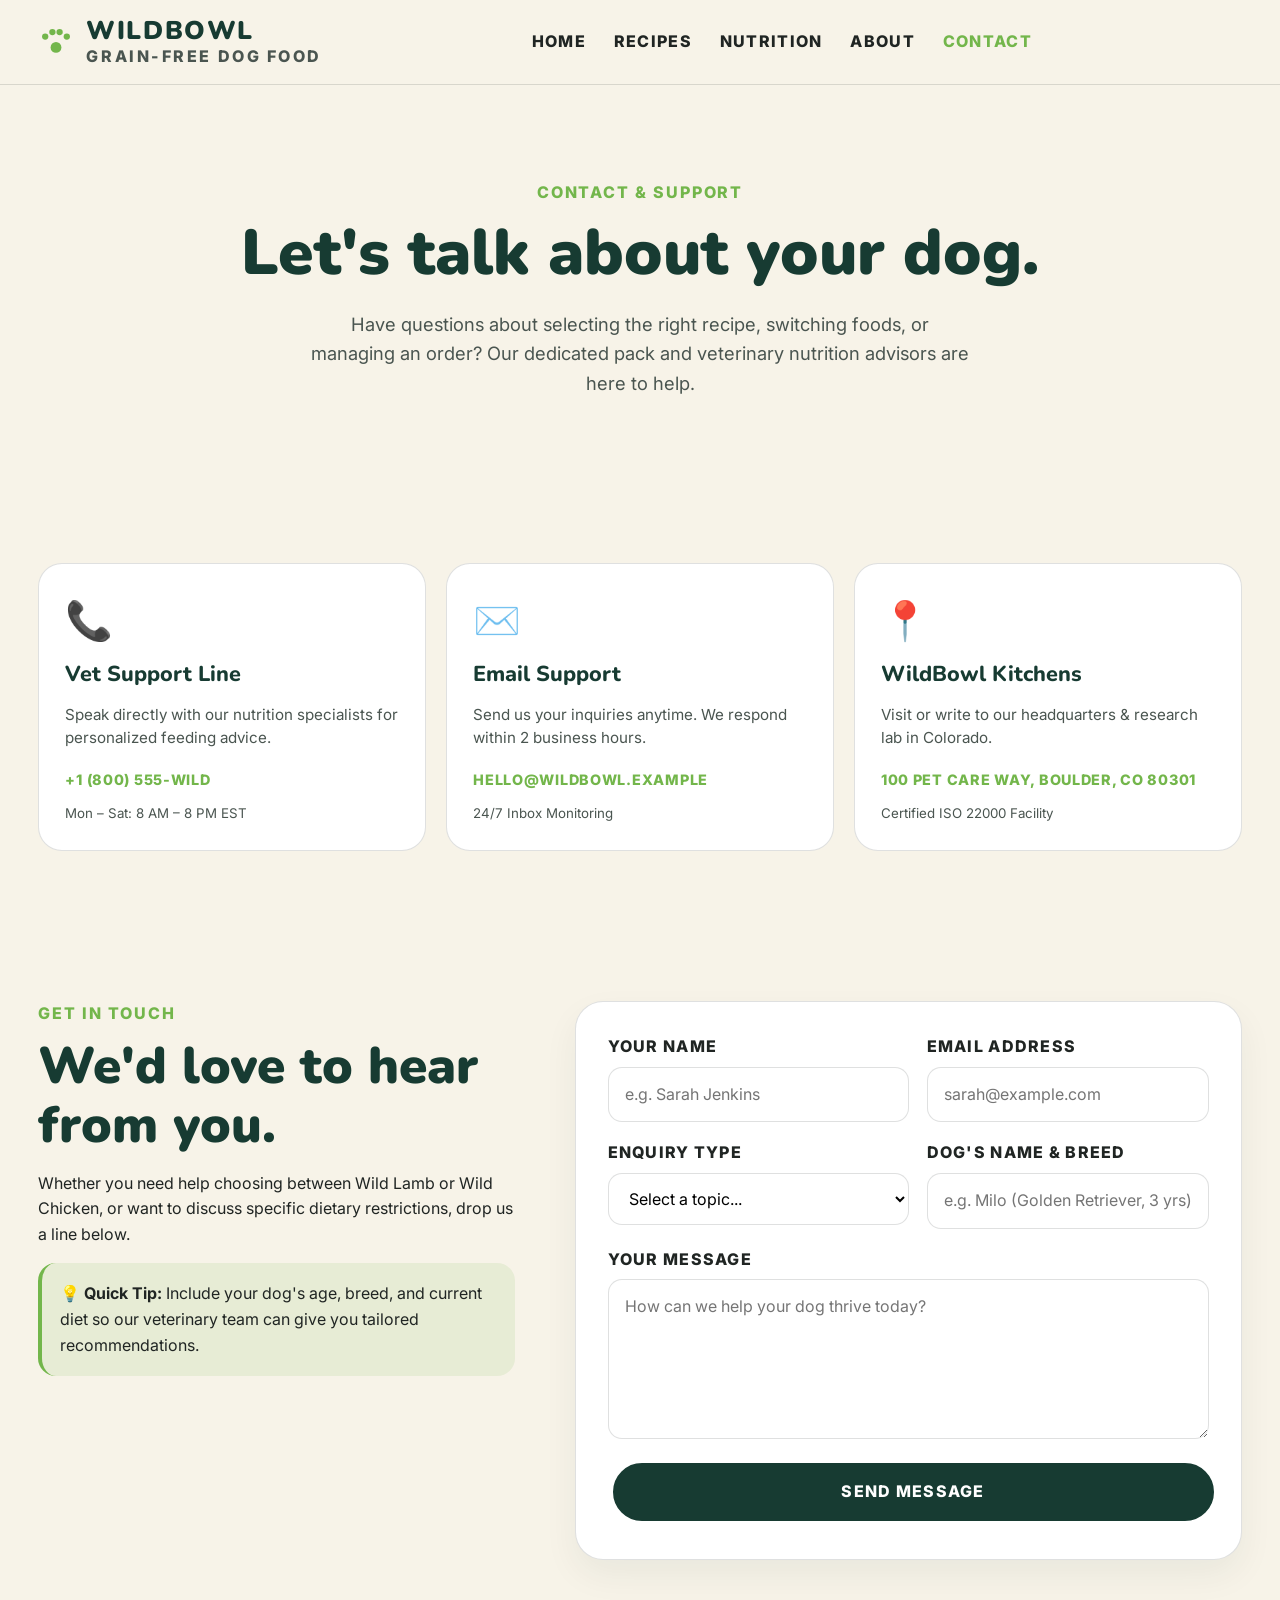
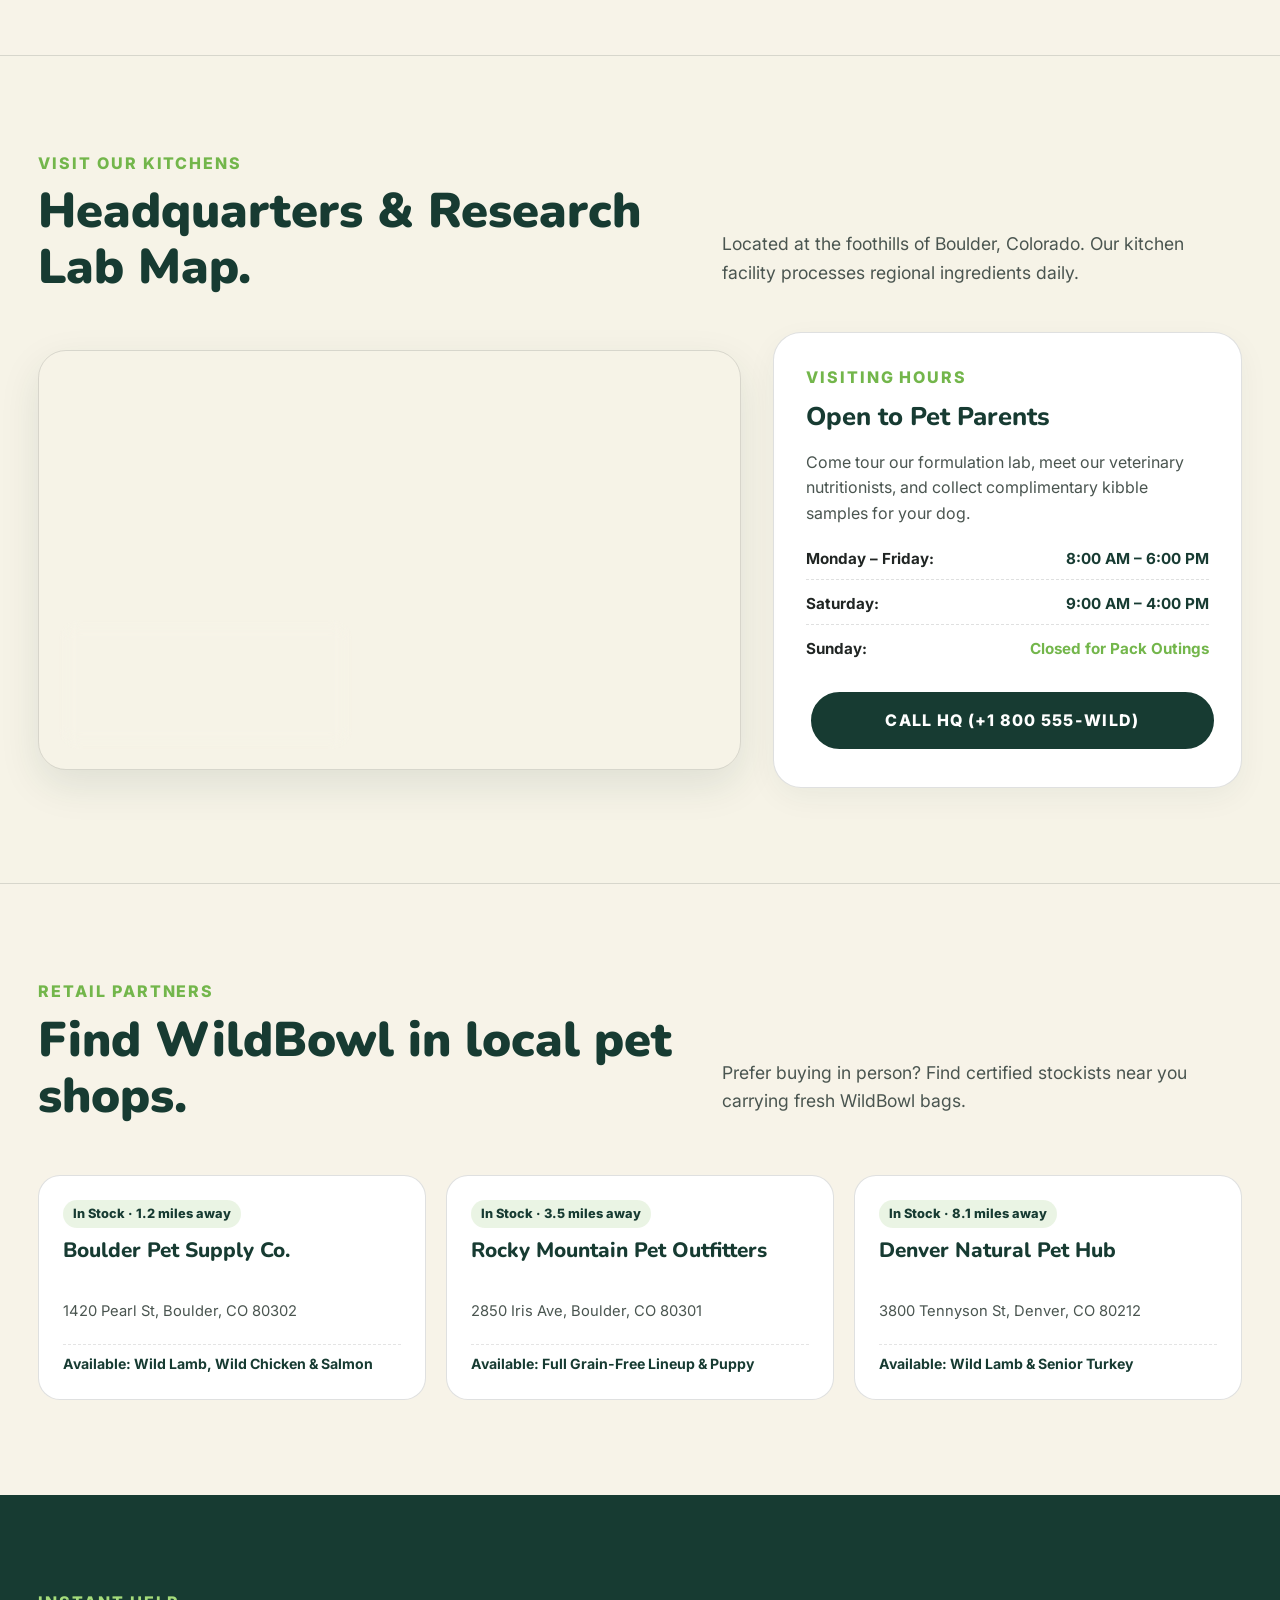
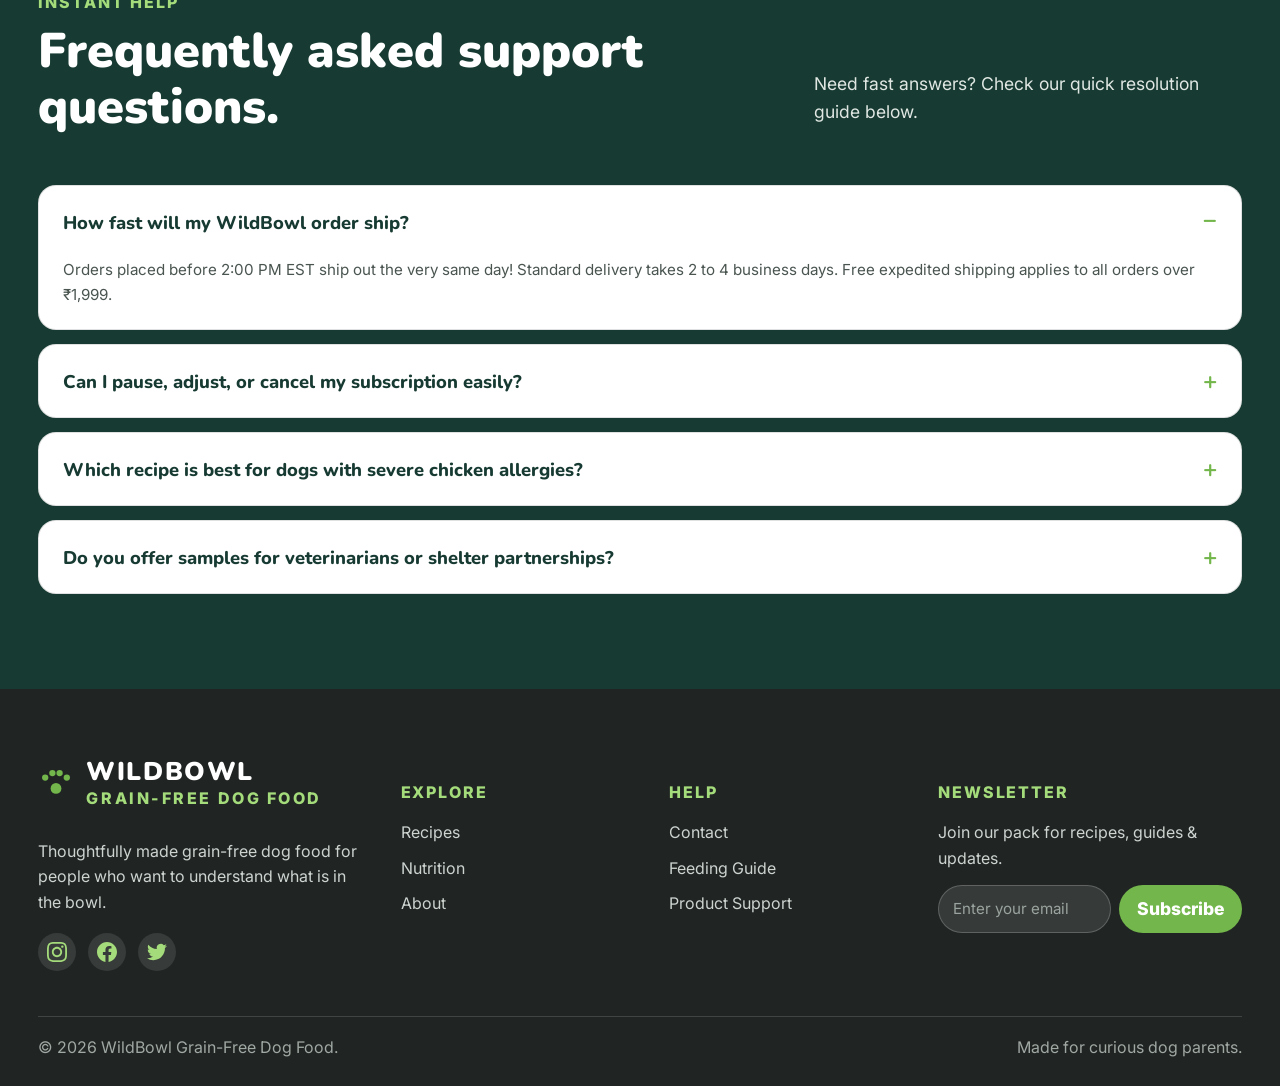
<file: contact.html>
<!doctype html>
<html lang="en">
<head>
  <meta charset="utf-8">
  <meta name="viewport" content="width=device-width,initial-scale=1">
  <meta name="description" content="Contact WildBowl. Find our Boulder CO Headquarters map, reach our veterinary support team, store locator, or manage your subscription.">
  <link rel="icon" type="image/svg+xml" href="images/favicon.svg">
  <link rel="alternate icon" href="images/favicon.svg">
  <link rel="apple-touch-icon" href="images/favicon.svg">
  <link rel="stylesheet" href="css/style.css">
</head>
<body>
  <header class="site-header">
    <div class="container nav">
      <a class="brand" href="index.html">
        <svg class="brand-paw" viewBox="0 0 40 40" width="36" height="36" fill="none" aria-hidden="true">
          <circle cx="8" cy="14" r="3.5" fill="currentColor"/>
          <circle cx="16" cy="9" r="3.5" fill="currentColor"/>
          <circle cx="24" cy="9" r="3.5" fill="currentColor"/>
          <circle cx="32" cy="14" r="3.5" fill="currentColor"/>
          <circle cx="20" cy="26" r="6" fill="currentColor"/>
        </svg>
        <span class="brand-text">
          <span class="brand-title">WILDBOWL</span>
          <small class="brand-sub">GRAIN-FREE DOG FOOD</small>
        </span>
      </a>
      <nav class="nav-center">
        <a href="index.html">Home</a>
        <a href="products.html">Recipes</a>
        <a href="nutrition.html">Nutrition</a>
        <a href="about.html">About</a>
        <a href="contact.html" class="active">Contact</a>
      </nav>
      <div class="nav-right">
        <button class="menu-toggle" aria-label="Toggle Navigation">☰</button>
      </div>
    </div>
  </header>

  <main>
    <!-- Page Hero -->
    <section class="page-hero">
      <div class="container">
        <div class="eyebrow">Contact & Support</div>
        <h1>Let's talk about your dog.</h1>
        <p>Have questions about selecting the right recipe, switching foods, or managing an order? Our dedicated pack and veterinary nutrition advisors are here to help.</p>
      </div>
    </section>

    <!-- Support Hub Cards -->
    <section class="section" style="padding-bottom: 20px;">
      <div class="container">
        <div class="contact-cards">
          <div class="contact-card">
            <div class="contact-icon">📞</div>
            <h3>Vet Support Line</h3>
            <p>Speak directly with our nutrition specialists for personalized feeding advice.</p>
            <span class="contact-link">+1 (800) 555-WILD</span>
            <small style="display:block; color:var(--muted); margin-top:4px;">Mon – Sat: 8 AM – 8 PM EST</small>
          </div>

          <div class="contact-card">
            <div class="contact-icon">✉️</div>
            <h3>Email Support</h3>
            <p>Send us your inquiries anytime. We respond within 2 business hours.</p>
            <a href="mailto:hello@wildbowl.example" class="contact-link">hello@wildbowl.example</a>
            <small style="display:block; color:var(--muted); margin-top:4px;">24/7 Inbox Monitoring</small>
          </div>

          <div class="contact-card">
            <div class="contact-icon">📍</div>
            <h3>WildBowl Kitchens</h3>
            <p>Visit or write to our headquarters & research lab in Colorado.</p>
            <span class="contact-link">100 Pet Care Way, Boulder, CO 80301</span>
            <small style="display:block; color:var(--muted); margin-top:4px;">Certified ISO 22000 Facility</small>
          </div>
        </div>
      </div>
    </section>

    <!-- Interactive Contact Form -->
    <section class="section">
      <div class="container about-grid" style="align-items: start;">
        <div>
          <div class="eyebrow">Get in touch</div>
          <h2>We'd love to hear from you.</h2>
          <p>Whether you need help choosing between Wild Lamb or Wild Chicken, or want to discuss specific dietary restrictions, drop us a line below.</p>
          <p style="background: rgba(115,182,75,0.12); padding: 18px; border-radius: 18px; border-left: 4px solid var(--green);">
            <strong>💡 Quick Tip:</strong> Include your dog's age, breed, and current diet so our veterinary team can give you tailored recommendations.
          </p>
        </div>

        <form class="form-grid" data-demo style="background: #fff; padding: 32px; border-radius: 28px; border: 1px solid var(--line); box-shadow: 0 15px 35px rgba(23,59,50,0.06);">
          <div class="field">
            <label>Your Name</label>
            <input required placeholder="e.g. Sarah Jenkins">
          </div>
          <div class="field">
            <label>Email Address</label>
            <input required type="email" placeholder="sarah@example.com">
          </div>
          <div class="field">
            <label>Enquiry Type</label>
            <select required>
              <option value="">Select a topic...</option>
              <option>Recipe & Ingredient Advice</option>
              <option>Sensitive Stomach & Allergy Help</option>
              <option>Order & Subscription Support</option>
              <option>Wholesale & Retail Inquiries</option>
              <option>Breeder / Vet Sample Requests</option>
            </select>
          </div>
          <div class="field">
            <label>Dog's Name & Breed</label>
            <input placeholder="e.g. Milo (Golden Retriever, 3 yrs)">
          </div>
          <div class="field full">
            <label>Your Message</label>
            <textarea required placeholder="How can we help your dog thrive today?"></textarea>
          </div>
          <div class="field full">
            <button type="submit" class="btn" style="width: 100%;">Send Message</button>
          </div>
        </form>
      </div>
    </section>

    <!-- NEW SECTION 1: PROPER GOOGLE MAP EMBED & HQ DETAILS -->
    <section class="section" id="location-map" style="background: rgba(247,243,232,0.6); border-top: 1px solid var(--line); border-bottom: 1px solid var(--line);">
      <div class="container">
        <div class="section-head" style="margin-bottom: 28px;">
          <div>
            <div class="eyebrow">Visit Our Kitchens</div>
            <h2>Headquarters & Research Lab Map.</h2>
          </div>
          <p>Located at the foothills of Boulder, Colorado. Our kitchen facility processes regional ingredients daily.</p>
        </div>

        <div class="map-section-grid">
          <div class="map-wrap">
            <iframe 
              src="https://www.google.com/maps/embed?pb=!1m18!1m12!1m3!1d97960.59620573934!2d-105.30869385623696!3d40.01502127202517!2m3!1f0!2f0!3f0!3m2!1i1024!2i768!4f13.1!3m3!1m2!1s0x876bec274f88bd03%3A0x64cf55a40a5a5d12!2sBoulder%2C%20CO!5e0!3m2!1sen!2sus!4v1700000000000!5m2!1sen!2sus" 
              loading="lazy" 
              referrerpolicy="no-referrer-when-downgrade" 
              title="WildBowl Boulder Colorado HQ Map">
            </iframe>
            <div class="map-badge-overlay">
              <h4>WildBowl HQ & Lab</h4>
              <p>100 Pet Care Way, Boulder, CO 80301</p>
              <a href="https://maps.google.com" target="_blank" rel="noopener" class="btn light" style="padding: 6px 14px; font-size: 0.8rem; margin: 0;">Get Directions 📍</a>
            </div>
          </div>

          <div style="background: #fff; padding: 32px; border-radius: 28px; border: 1px solid var(--line); box-shadow: 0 10px 30px rgba(23,59,50,0.05);">
            <div class="eyebrow">Visiting Hours</div>
            <h3 style="font: 800 1.6rem var(--display); color: var(--forest); margin: 8px 0 14px;">Open to Pet Parents</h3>
            <p style="color: var(--muted); margin-bottom: 20px;">Come tour our formulation lab, meet our veterinary nutritionists, and collect complimentary kibble samples for your dog.</p>
            
            <ul style="list-style: none; padding: 0; margin: 0 0 24px; display: flex; flex-direction: column; gap: 12px; font-weight: 700; font-size: 0.95rem;">
              <li style="display: flex; justify-content: space-between; border-bottom: 1px dashed var(--line); padding-bottom: 8px;">
                <span>Monday – Friday:</span>
                <span style="color: var(--forest);">8:00 AM – 6:00 PM</span>
              </li>
              <li style="display: flex; justify-content: space-between; border-bottom: 1px dashed var(--line); padding-bottom: 8px;">
                <span>Saturday:</span>
                <span style="color: var(--forest);">9:00 AM – 4:00 PM</span>
              </li>
              <li style="display: flex; justify-content: space-between;">
                <span>Sunday:</span>
                <span style="color: var(--green);">Closed for Pack Outings</span>
              </li>
            </ul>

            <a class="btn" href="tel:18005559453" style="width: 100%;">Call HQ (+1 800 555-WILD)</a>
          </div>
        </div>
      </div>
    </section>

    <!-- NEW SECTION 2: RETAIL STORE LOCATOR NEAR YOU -->
    <section class="section">
      <div class="container">
        <div class="section-head">
          <div>
            <div class="eyebrow">Retail Partners</div>
            <h2>Find WildBowl in local pet shops.</h2>
          </div>
          <p>Prefer buying in person? Find certified stockists near you carrying fresh WildBowl bags.</p>
        </div>

        <div class="store-grid">
          <div class="store-card">
            <span class="store-status">In Stock · 1.2 miles away</span>
            <h3 style="font: 800 1.3rem var(--display); color: var(--forest); margin: 0 0 6px;">Boulder Pet Supply Co.</h3>
            <p style="color: var(--muted); font-size: 0.92rem; margin: 0 0 12px;">1420 Pearl St, Boulder, CO 80302</p>
            <p style="font-size: 0.88rem; font-weight: 700; color: var(--forest);">Available: Wild Lamb, Wild Chicken & Salmon</p>
          </div>

          <div class="store-card">
            <span class="store-status">In Stock · 3.5 miles away</span>
            <h3 style="font: 800 1.3rem var(--display); color: var(--forest); margin: 0 0 6px;">Rocky Mountain Pet Outfitters</h3>
            <p style="color: var(--muted); font-size: 0.92rem; margin: 0 0 12px;">2850 Iris Ave, Boulder, CO 80301</p>
            <p style="font-size: 0.88rem; font-weight: 700; color: var(--forest);">Available: Full Grain-Free Lineup & Puppy</p>
          </div>

          <div class="store-card">
            <span class="store-status">In Stock · 8.1 miles away</span>
            <h3 style="font: 800 1.3rem var(--display); color: var(--forest); margin: 0 0 6px;">Denver Natural Pet Hub</h3>
            <p style="color: var(--muted); font-size: 0.92rem; margin: 0 0 12px;">3800 Tennyson St, Denver, CO 80212</p>
            <p style="font-size: 0.88rem; font-weight: 700; color: var(--forest);">Available: Wild Lamb & Senior Turkey</p>
          </div>
        </div>
      </div>
    </section>

    <!-- Quick FAQ Accordion on Contact Page -->
    <section class="section dark">
      <div class="container">
        <div class="section-head">
          <div>
            <div class="eyebrow">Instant Help</div>
            <h2>Frequently asked support questions.</h2>
          </div>
          <p>Need fast answers? Check our quick resolution guide below.</p>
        </div>

        <div class="faq-accordion">
          <div class="faq-item active">
            <button class="faq-question">How fast will my WildBowl order ship?</button>
            <div class="faq-answer">
              Orders placed before 2:00 PM EST ship out the very same day! Standard delivery takes 2 to 4 business days. Free expedited shipping applies to all orders over ₹1,999.
            </div>
          </div>
          <div class="faq-item">
            <button class="faq-question">Can I pause, adjust, or cancel my subscription easily?</button>
            <div class="faq-answer">
              Yes, 100%! You can modify delivery frequencies (every 2, 4, or 6 weeks), swap recipes, or skip shipments anytime through your online account portal with zero hidden fees.
            </div>
          </div>
          <div class="faq-item">
            <button class="faq-question">Which recipe is best for dogs with severe chicken allergies?</button>
            <div class="faq-answer">
              We highly recommend our <strong>Wild Lamb & Sweet Potato Recipe</strong> or <strong>Wild Salmon Feast</strong>. Both are 100% poultry-free, single-protein formulations crafted specifically to eliminate chicken allergens.
            </div>
          </div>
          <div class="faq-item">
            <button class="faq-question">Do you offer samples for veterinarians or shelter partnerships?</button>
            <div class="faq-answer">
              Yes! We partner actively with certified veterinary clinics, canine rescues, and breeders. Select "Breeder / Vet Sample Requests" in the contact form above to get trial packs sent to your practice.
            </div>
          </div>
        </div>
      </div>
    </section>
  </main>

  <footer class="footer">
    <div class="container">
      <div class="footer-grid">
        <div>
          <a class="brand" href="index.html">
            <svg class="brand-paw" viewBox="0 0 40 40" width="36" height="36" fill="none" aria-hidden="true">
              <circle cx="8" cy="14" r="3.5" fill="currentColor"/>
              <circle cx="16" cy="9" r="3.5" fill="currentColor"/>
              <circle cx="24" cy="9" r="3.5" fill="currentColor"/>
              <circle cx="32" cy="14" r="3.5" fill="currentColor"/>
              <circle cx="20" cy="26" r="6" fill="currentColor"/>
            </svg>
            <span class="brand-text">
              <span class="brand-title">WILDBOWL</span>
              <small class="brand-sub">GRAIN-FREE DOG FOOD</small>
            </span>
          </a>
          <p>Thoughtfully made grain-free dog food for people who want to understand what is in the bowl.</p>
          <div class="social-links">
            <a href="#" aria-label="Instagram"><svg viewBox="0 0 24 24" width="20" height="20" fill="currentColor"><path d="M12 2.163c3.204 0 3.584.012 4.85.07 3.252.148 4.771 1.691 4.919 4.919.058 1.265.069 1.645.069 4.849 0 3.205-.012 3.584-.069 4.849-.149 3.225-1.664 4.771-4.919 4.919-1.266.058-1.644.07-4.85.07-3.204 0-3.584-.012-4.849-.07-3.26-.149-4.771-1.699-4.919-4.92-.058-1.265-.07-1.644-.07-4.849 0-3.204.013-3.583.07-4.849.149-3.227 1.664-4.771 4.919-4.919 1.266-.057 1.645-.069 4.849-.069zm0-2.163c-3.259 0-3.667.014-4.947.072-4.358.2-6.78 2.618-6.98 6.98-.059 1.281-.073 1.689-.073 4.948 0 3.259.014 3.668.072 4.948.2 4.358 2.618 6.78 6.98 6.98 1.281.058 1.689.072 4.948.072 3.259 0 3.668-.014 4.948-.072 4.354-.2 6.782-2.618 6.979-6.98.059-1.28.073-1.689.073-4.948 0-3.259-.014-3.667-.072-4.947-.196-4.354-2.617-6.78-6.979-6.98-1.281-.059-1.69-.073-4.949-.073zm0 5.838c-3.403 0-6.162 2.759-6.162 6.162s2.759 6.163 6.162 6.163 6.162-2.759 6.162-6.163c0-3.403-2.759-6.162-6.162-6.162zm0 10.162c-2.209 0-4-1.79-4-4 0-2.209 1.791-4 4-4s4 1.791 4 4c0 2.21-1.791 4-4 4zm6.406-11.845c-.796 0-1.441.645-1.441 1.44s.645 1.44 1.441 1.44c.795 0 1.439-.645 1.439-1.44s-.644-1.44-1.439-1.44z"/></svg></a>
            <a href="#" aria-label="Facebook"><svg viewBox="0 0 24 24" width="20" height="20" fill="currentColor"><path d="M24 12.073c0-6.627-5.373-12-12-12s-12 5.373-12 12c0 5.99 4.388 10.954 10.125 11.854v-8.385H7.078v-3.47h3.047V9.43c0-3.007 1.792-4.669 4.533-4.669 1.312 0 2.686.235 2.686.235v2.953H15.83c-1.491 0-1.956.925-1.956 1.874v2.25h3.328l-.532 3.47h-2.796v8.385C19.612 23.027 24 18.062 24 12.073z"/></svg></a>
            <a href="#" aria-label="Twitter"><svg viewBox="0 0 24 24" width="20" height="20" fill="currentColor"><path d="M23.953 4.57a10 10 0 01-2.825.775 4.958 4.958 0 002.163-2.723c-.951.555-2.005.959-3.127 1.184a4.92 4.92 0 00-8.384 4.482C7.69 8.095 4.067 6.13 1.64 3.162a4.822 4.822 0 00-.666 2.475c0 1.71.87 3.213 2.188 4.096a4.904 4.904 0 01-2.228-.616v.06a4.923 4.923 0 003.946 4.827 4.996 4.996 0 01-2.212.085 4.936 4.936 0 004.604 3.417 9.867 9.867 0 01-6.102 2.105c-.39 0-.779-.023-1.17-.067a13.995 13.995 0 007.557 2.209c9.053 0 13.998-7.496 13.998-13.985 0-.21 0-.42-.015-.63A9.936 9.936 0 0024 4.59z"/></svg></a>
          </div>
        </div>
        <div>
          <h4>Explore</h4>
          <a href="products.html">Recipes</a>
          <a href="nutrition.html">Nutrition</a>
          <a href="about.html">About</a>
        </div>
        <div>
          <h4>Help</h4>
          <a href="contact.html">Contact</a>
          <a href="nutrition.html#guide">Feeding Guide</a>
          <a href="contact.html">Product Support</a>
        </div>
        <div>
          <h4>Newsletter</h4>
          <p class="footer-newsletter-text">Join our pack for recipes, guides & updates.</p>
          <form class="newsletter-form">
            <input type="email" placeholder="Enter your email" required aria-label="Email address">
            <button type="submit" aria-label="Subscribe">Subscribe</button>
          </form>
        </div>
      </div>
      <div class="copyright">
        <span>© 2026 WildBowl Grain-Free Dog Food.</span>
        <span>Made for curious dog parents.</span>
      </div>
    </div>
  </footer>

  <button id="back-to-top" class="back-to-top" aria-label="Back to top" title="Back to top">
    <svg viewBox="0 0 24 24" width="22" height="22" fill="none" stroke="currentColor" stroke-width="2.5" stroke-linecap="round" stroke-linejoin="round">
      <path d="M18 15l-6-6-6 6"/>
    </svg>
  </button>
  <div class="flash"></div>
  <script src="js/main.js"></script>
</body>
</html>
</file>
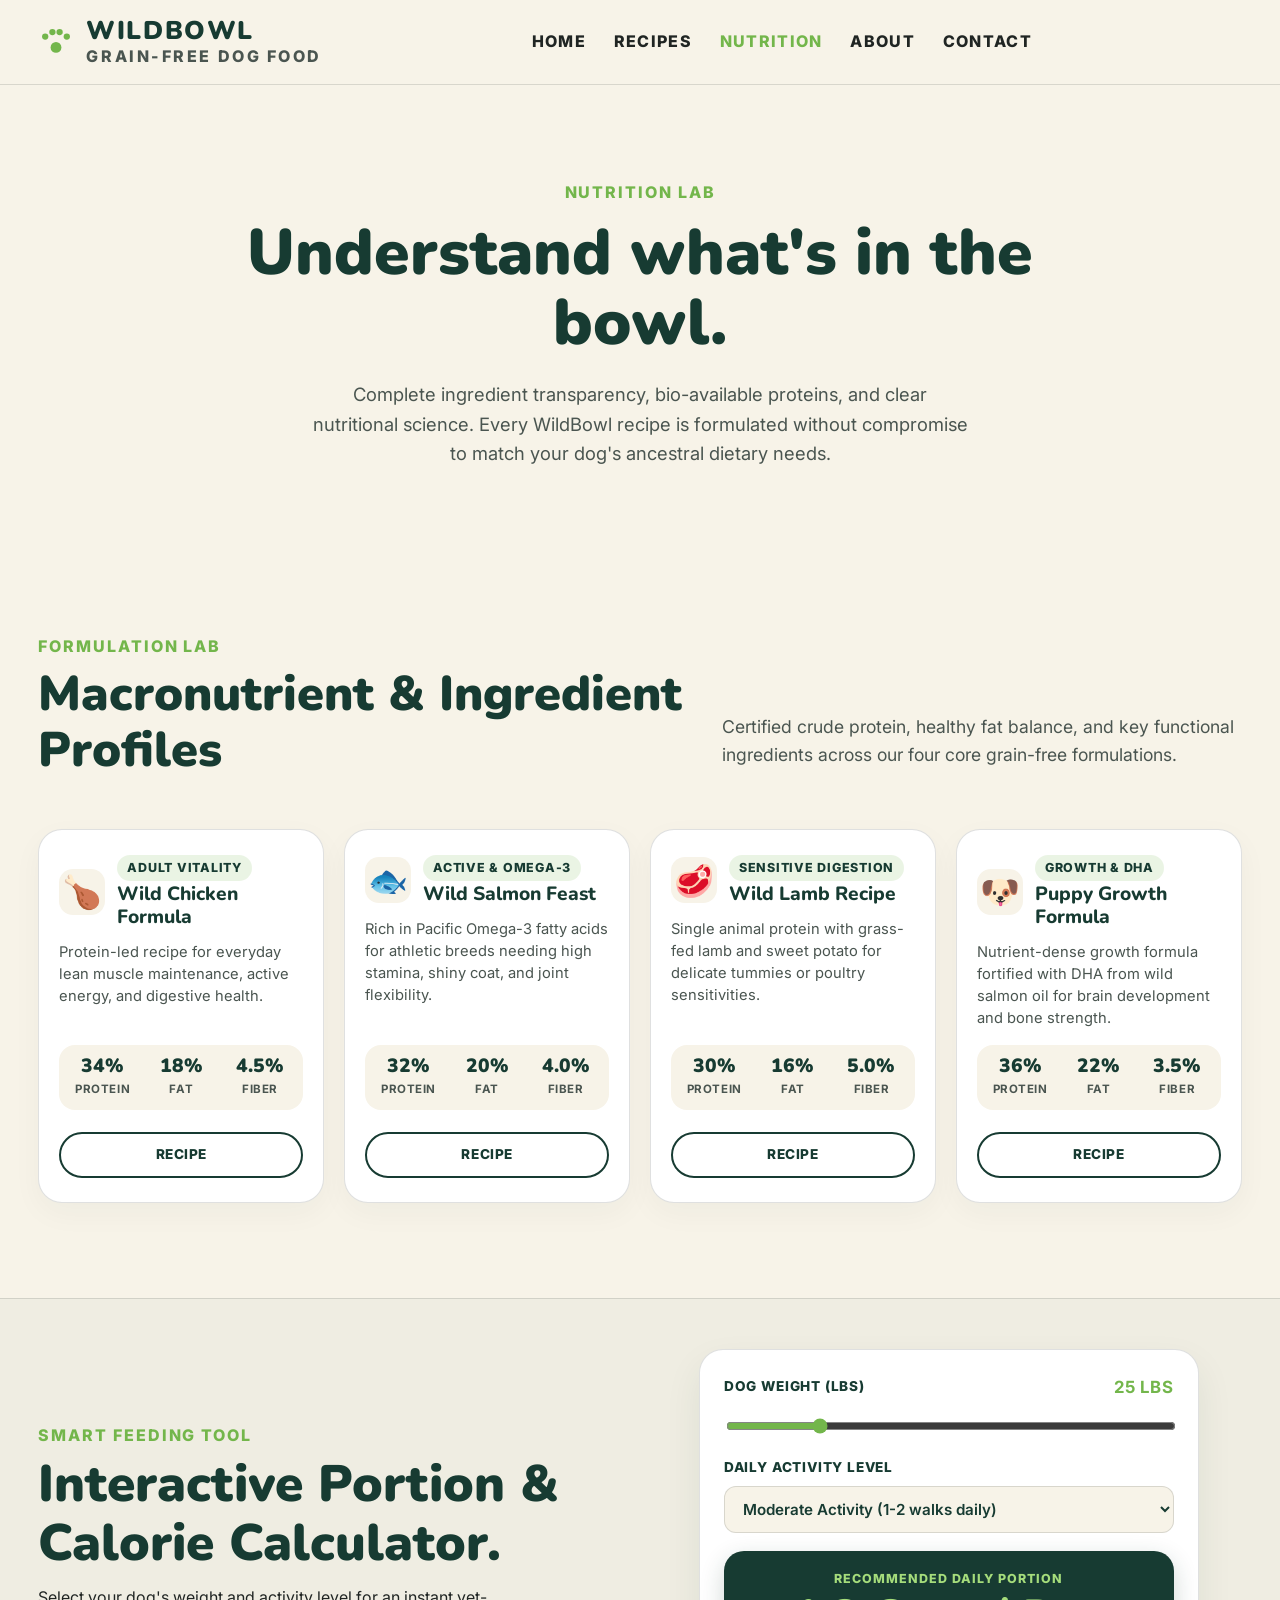
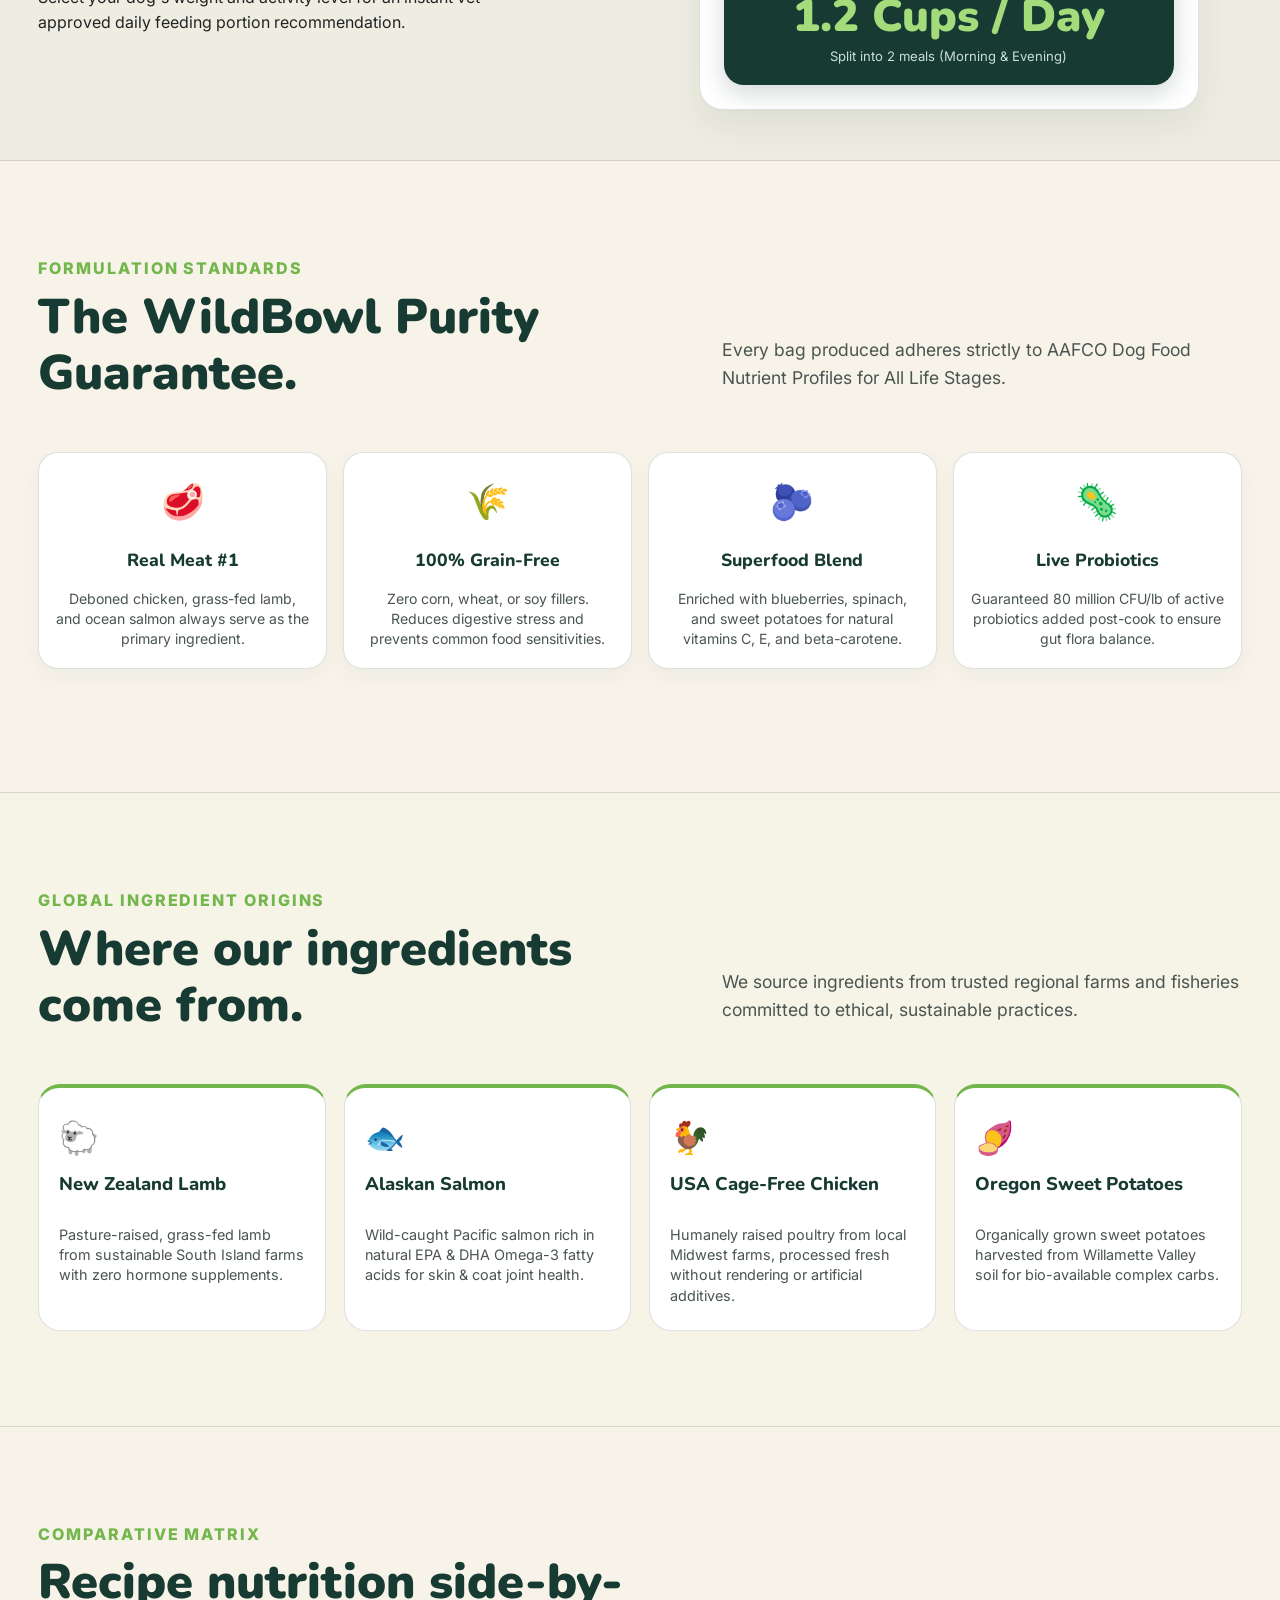
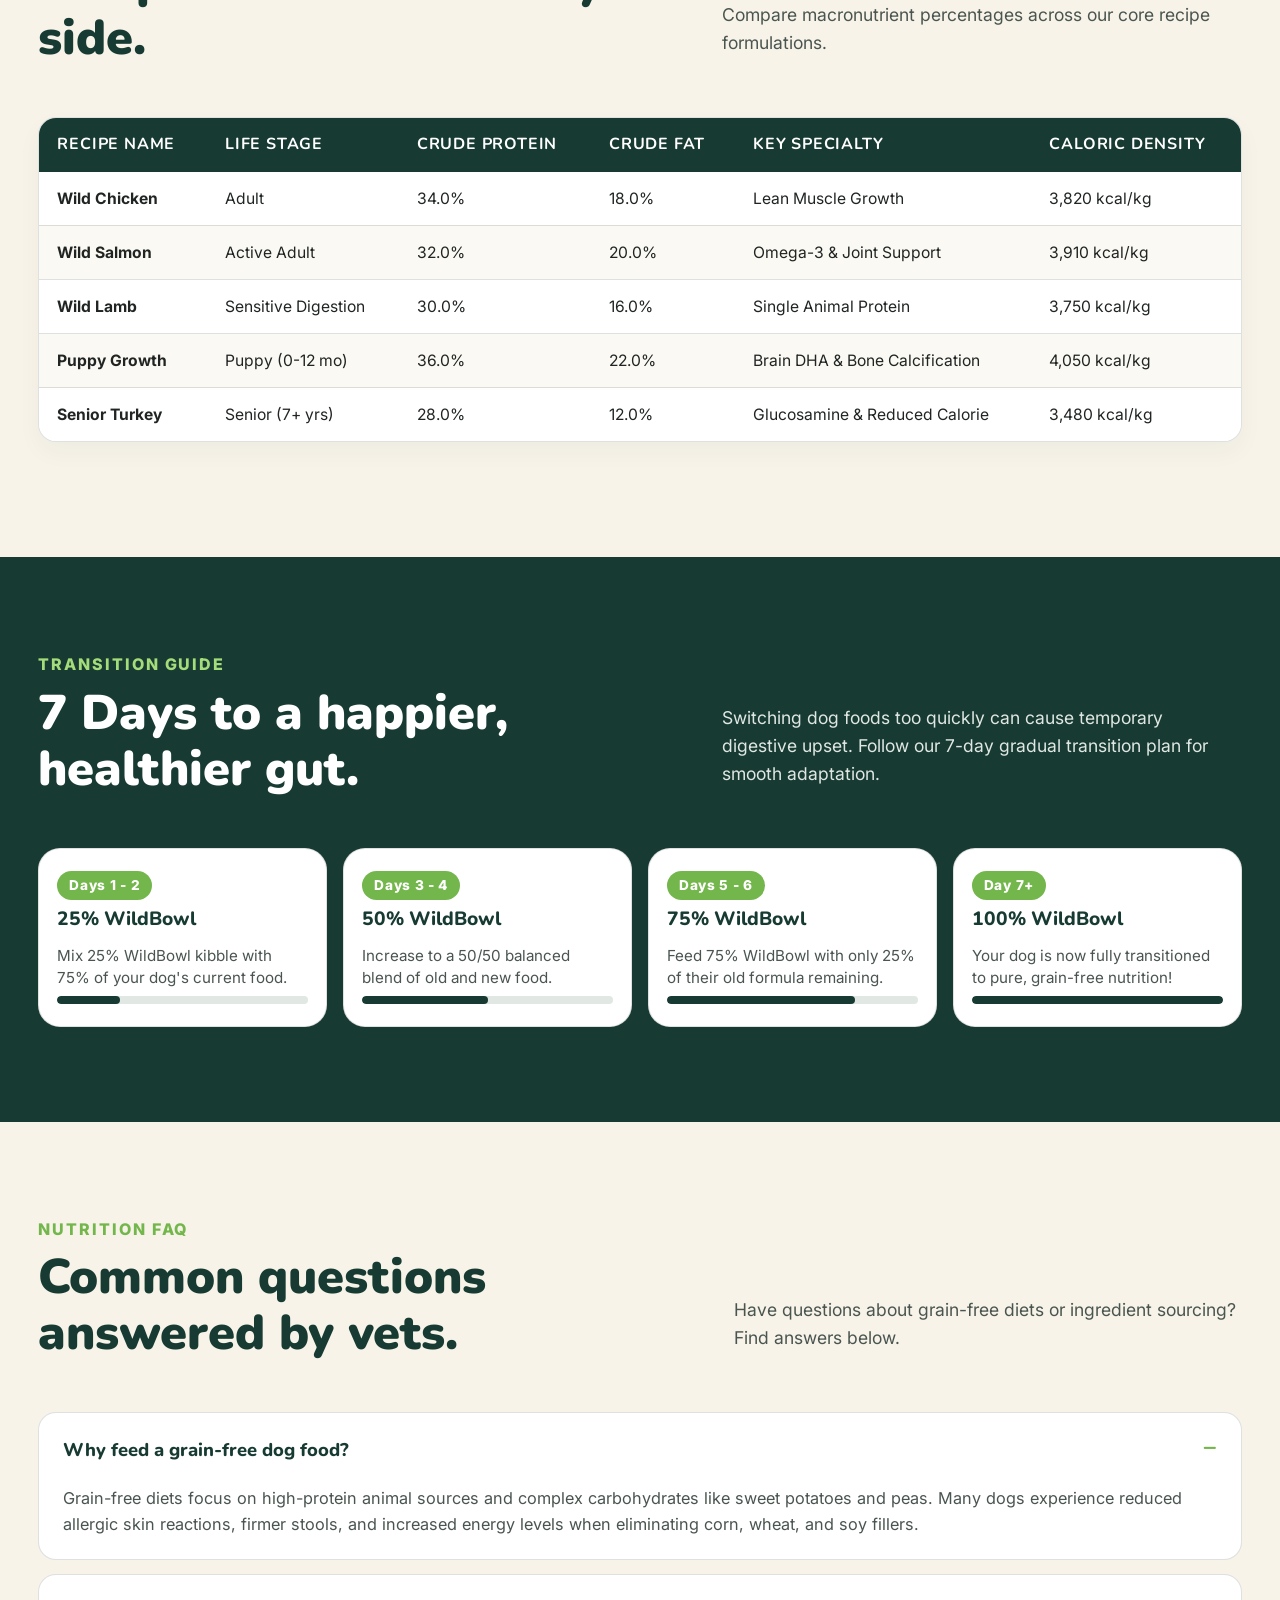
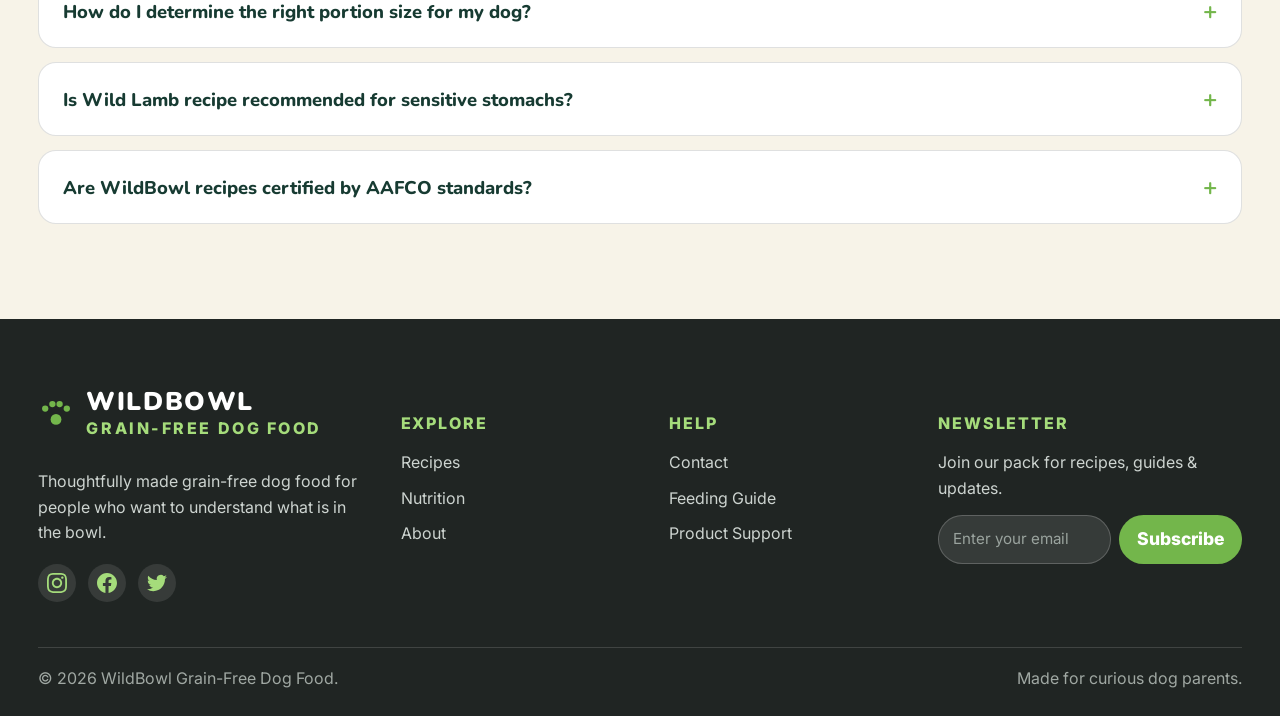
<file: nutrition.html>
<!doctype html>
<html lang="en">
<head>
  <meta charset="utf-8">
  <meta name="viewport" content="width=device-width,initial-scale=1">
  <meta name="description" content="WildBowl Nutrition Lab. Complete ingredient transparency, macronutrient profiles, portion calculator, global ingredient sourcing, and 7-day transition guides.">
  <link rel="icon" type="image/svg+xml" href="images/favicon.svg">
  <link rel="alternate icon" href="images/favicon.svg">
  <link rel="apple-touch-icon" href="images/favicon.svg">
  <link rel="stylesheet" href="css/style.css">
</head>
<body>
  <header class="site-header">
    <div class="container nav">
      <a class="brand" href="index.html">
        <svg class="brand-paw" viewBox="0 0 40 40" width="36" height="36" fill="none" aria-hidden="true">
          <circle cx="8" cy="14" r="3.5" fill="currentColor"/>
          <circle cx="16" cy="9" r="3.5" fill="currentColor"/>
          <circle cx="24" cy="9" r="3.5" fill="currentColor"/>
          <circle cx="32" cy="14" r="3.5" fill="currentColor"/>
          <circle cx="20" cy="26" r="6" fill="currentColor"/>
        </svg>
        <span class="brand-text">
          <span class="brand-title">WILDBOWL</span>
          <small class="brand-sub">GRAIN-FREE DOG FOOD</small>
        </span>
      </a>
      <nav class="nav-center">
        <a href="index.html">Home</a>
        <a href="products.html">Recipes</a>
        <a href="nutrition.html" class="active">Nutrition</a>
        <a href="about.html">About</a>
        <a href="contact.html">Contact</a>
      </nav>
      <div class="nav-right">
        <button class="menu-toggle" aria-label="Toggle Navigation">☰</button>
      </div>
    </div>
  </header>

  <main>
    <!-- Page Hero -->
    <section class="page-hero">
      <div class="container">
        <div class="eyebrow">Nutrition Lab</div>
        <h1>Understand what's in the bowl.</h1>
        <p>Complete ingredient transparency, bio-available proteins, and clear nutritional science. Every WildBowl recipe is formulated without compromise to match your dog's ancestral dietary needs.</p>
      </div>
    </section>

    <!-- Formulation & Macronutrient Profiles Grid -->
    <section class="section" id="ingredients">
      <div class="container">
        <div class="section-head">
          <div>
            <div class="eyebrow">Formulation Lab</div>
            <h2>Macronutrient & Ingredient Profiles</h2>
          </div>
          <p>Certified crude protein, healthy fat balance, and key functional ingredients across our four core grain-free formulations.</p>
        </div>

        <div class="macro-cards-grid">
          <div class="macro-card">
            <div class="macro-card-header">
              <span class="macro-icon">🍗</span>
              <div>
                <span class="macro-badge">Adult Vitality</span>
                <h3>Wild Chicken Formula</h3>
              </div>
            </div>
            <p>Protein-led recipe for everyday lean muscle maintenance, active energy, and digestive health.</p>
            <div class="macro-stats-row">
              <div class="macro-stat">
                <span class="stat-num">34%</span>
                <span class="stat-lbl">Protein</span>
              </div>
              <div class="macro-stat">
                <span class="stat-num">18%</span>
                <span class="stat-lbl">Fat</span>
              </div>
              <div class="macro-stat">
                <span class="stat-num">4.5%</span>
                <span class="stat-lbl">Fiber</span>
              </div>
            </div>
            <div class="macro-card-bottom">
              <a class="btn alt" href="products.html#adult">Recipe</a>
            </div>
          </div>

          <div class="macro-card">
            <div class="macro-card-header">
              <span class="macro-icon">🐟</span>
              <div>
                <span class="macro-badge">Active & Omega-3</span>
                <h3>Wild Salmon Feast</h3>
              </div>
            </div>
            <p>Rich in Pacific Omega-3 fatty acids for athletic breeds needing high stamina, shiny coat, and joint flexibility.</p>
            <div class="macro-stats-row">
              <div class="macro-stat">
                <span class="stat-num">32%</span>
                <span class="stat-lbl">Protein</span>
              </div>
              <div class="macro-stat">
                <span class="stat-num">20%</span>
                <span class="stat-lbl">Fat</span>
              </div>
              <div class="macro-stat">
                <span class="stat-num">4.0%</span>
                <span class="stat-lbl">Fiber</span>
              </div>
            </div>
            <div class="macro-card-bottom">
              <a class="btn alt" href="products.html#adult">Recipe</a>
            </div>
          </div>

          <div class="macro-card">
            <div class="macro-card-header">
              <span class="macro-icon">🥩</span>
              <div>
                <span class="macro-badge">Sensitive Digestion</span>
                <h3>Wild Lamb Recipe</h3>
              </div>
            </div>
            <p>Single animal protein with grass-fed lamb and sweet potato for delicate tummies or poultry sensitivities.</p>
            <div class="macro-stats-row">
              <div class="macro-stat">
                <span class="stat-num">30%</span>
                <span class="stat-lbl">Protein</span>
              </div>
              <div class="macro-stat">
                <span class="stat-num">16%</span>
                <span class="stat-lbl">Fat</span>
              </div>
              <div class="macro-stat">
                <span class="stat-num">5.0%</span>
                <span class="stat-lbl">Fiber</span>
              </div>
            </div>
            <div class="macro-card-bottom">
              <a class="btn alt" href="products.html#senior">Recipe</a>
            </div>
          </div>

          <div class="macro-card">
            <div class="macro-card-header">
              <span class="macro-icon">🐶</span>
              <div>
                <span class="macro-badge">Growth & DHA</span>
                <h3>Puppy Growth Formula</h3>
              </div>
            </div>
            <p>Nutrient-dense growth formula fortified with DHA from wild salmon oil for brain development and bone strength.</p>
            <div class="macro-stats-row">
              <div class="macro-stat">
                <span class="stat-num">36%</span>
                <span class="stat-lbl">Protein</span>
              </div>
              <div class="macro-stat">
                <span class="stat-num">22%</span>
                <span class="stat-lbl">Fat</span>
              </div>
              <div class="macro-stat">
                <span class="stat-num">3.5%</span>
                <span class="stat-lbl">Fiber</span>
              </div>
            </div>
            <div class="macro-card-bottom">
              <a class="btn alt" href="products.html#puppy">Recipe</a>
            </div>
          </div>
        </div>
      </div>
    </section>

    <!-- Interactive Portion & Calorie Calculator -->
    <section class="section" id="portion-calculator" style="background: rgba(23,59,50,0.03); border-top: 1px solid var(--line); border-bottom: 1px solid var(--line); padding: 50px 0;">
      <div class="container">
        <div class="about-grid" style="align-items: center; gap: 32px;">
          <div>
            <div class="eyebrow">Smart Feeding Tool</div>
            <h2 style="margin: 6px 0 12px;">Interactive Portion & Calorie Calculator.</h2>
            <p style="margin: 0; max-width: 480px; font-size: 1rem;">Select your dog's weight and activity level for an instant vet-approved daily feeding portion recommendation.</p>
          </div>

          <div class="calc-card">
            <div class="field">
              <label>Dog Weight (lbs) <strong id="weight-num-label">25 lbs</strong></label>
              <input type="range" id="calc-weight" min="5" max="120" value="25">
            </div>

            <div class="field">
              <label>Daily Activity Level</label>
              <select id="calc-activity">
                <option value="0.85">Low Activity / Senior / Lap Dog</option>
                <option value="1.0" selected>Moderate Activity (1-2 walks daily)</option>
                <option value="1.25">High Activity / Working / Agility Dog</option>
              </select>
            </div>

            <div class="calc-result-box">
              <span class="calc-result-lbl">Recommended Daily Portion</span>
              <strong id="calc-cups-result" class="calc-result-val">1.2 Cups / Day</strong>
              <span class="calc-result-sub">Split into 2 meals (Morning & Evening)</span>
            </div>
          </div>
        </div>
      </div>
    </section>

    <!-- Core Quality Standards -->
    <section class="section">
      <div class="container">
        <div class="section-head">
          <div>
            <div class="eyebrow">Formulation Standards</div>
            <h2>The WildBowl Purity Guarantee.</h2>
          </div>
          <p>Every bag produced adheres strictly to AAFCO Dog Food Nutrient Profiles for All Life Stages.</p>
        </div>

        <div class="feature-grid">
          <div class="feature-card">
            <div class="feat-icon">🥩</div>
            <h4>Real Meat #1</h4>
            <p>Deboned chicken, grass-fed lamb, and ocean salmon always serve as the primary ingredient.</p>
          </div>
          <div class="feature-card">
            <div class="feat-icon">🌾</div>
            <h4>100% Grain-Free</h4>
            <p>Zero corn, wheat, or soy fillers. Reduces digestive stress and prevents common food sensitivities.</p>
          </div>
          <div class="feature-card">
            <div class="feat-icon">🫐</div>
            <h4>Superfood Blend</h4>
            <p>Enriched with blueberries, spinach, and sweet potatoes for natural vitamins C, E, and beta-carotene.</p>
          </div>
          <div class="feature-card">
            <div class="feat-icon">🦠</div>
            <h4>Live Probiotics</h4>
            <p>Guaranteed 80 million CFU/lb of active probiotics added post-cook to ensure gut flora balance.</p>
          </div>
        </div>
      </div>
    </section>

    <!-- NEW SECTION 2: Global Origin Sourcing Map & Transparency -->
    <section class="section" style="background: rgba(247,243,232,0.6); border-top: 1px solid var(--line); border-bottom: 1px solid var(--line);">
      <div class="container">
        <div class="section-head">
          <div>
            <div class="eyebrow">Global Ingredient Origins</div>
            <h2>Where our ingredients come from.</h2>
          </div>
          <p>We source ingredients from trusted regional farms and fisheries committed to ethical, sustainable practices.</p>
        </div>

        <div class="sourcing-grid">
          <div class="sourcing-card">
            <div class="country-flag">🐑</div>
            <h4>New Zealand Lamb</h4>
            <p>Pasture-raised, grass-fed lamb from sustainable South Island farms with zero hormone supplements.</p>
          </div>
          <div class="sourcing-card">
            <div class="country-flag">🐟</div>
            <h4>Alaskan Salmon</h4>
            <p>Wild-caught Pacific salmon rich in natural EPA & DHA Omega-3 fatty acids for skin & coat joint health.</p>
          </div>
          <div class="sourcing-card">
            <div class="country-flag">🐓</div>
            <h4>USA Cage-Free Chicken</h4>
            <p>Humanely raised poultry from local Midwest farms, processed fresh without rendering or artificial additives.</p>
          </div>
          <div class="sourcing-card">
            <div class="country-flag">🍠</div>
            <h4>Oregon Sweet Potatoes</h4>
            <p>Organically grown sweet potatoes harvested from Willamette Valley soil for bio-available complex carbs.</p>
          </div>
        </div>
      </div>
    </section>

    <!-- Comparative Macro Matrix -->
    <section class="section">
      <div class="container">
        <div class="section-head">
          <div>
            <div class="eyebrow">Comparative Matrix</div>
            <h2>Recipe nutrition side-by-side.</h2>
          </div>
          <p>Compare macronutrient percentages across our core recipe formulations.</p>
        </div>

        <div class="table-responsive">
          <table class="spec-table">
            <thead>
              <tr>
                <th>Recipe Name</th>
                <th>Life Stage</th>
                <th>Crude Protein</th>
                <th>Crude Fat</th>
                <th>Key Specialty</th>
                <th>Caloric Density</th>
              </tr>
            </thead>
            <tbody>
              <tr>
                <td><strong>Wild Chicken</strong></td>
                <td>Adult</td>
                <td>34.0%</td>
                <td>18.0%</td>
                <td>Lean Muscle Growth</td>
                <td>3,820 kcal/kg</td>
              </tr>
              <tr>
                <td><strong>Wild Salmon</strong></td>
                <td>Active Adult</td>
                <td>32.0%</td>
                <td>20.0%</td>
                <td>Omega-3 & Joint Support</td>
                <td>3,910 kcal/kg</td>
              </tr>
              <tr>
                <td><strong>Wild Lamb</strong></td>
                <td>Sensitive Digestion</td>
                <td>30.0%</td>
                <td>16.0%</td>
                <td>Single Animal Protein</td>
                <td>3,750 kcal/kg</td>
              </tr>
              <tr>
                <td><strong>Puppy Growth</strong></td>
                <td>Puppy (0-12 mo)</td>
                <td>36.0%</td>
                <td>22.0%</td>
                <td>Brain DHA & Bone Calcification</td>
                <td>4,050 kcal/kg</td>
              </tr>
              <tr>
                <td><strong>Senior Turkey</strong></td>
                <td>Senior (7+ yrs)</td>
                <td>28.0%</td>
                <td>12.0%</td>
                <td>Glucosamine & Reduced Calorie</td>
                <td>3,480 kcal/kg</td>
              </tr>
            </tbody>
          </table>
        </div>
      </div>
    </section>

    <!-- 7-Day Feeding Transition Guide -->
    <section class="section dark" id="guide">
      <div class="container">
        <div class="section-head">
          <div>
            <div class="eyebrow">Transition Guide</div>
            <h2>7 Days to a happier, healthier gut.</h2>
          </div>
          <p>Switching dog foods too quickly can cause temporary digestive upset. Follow our 7-day gradual transition plan for smooth adaptation.</p>
        </div>

        <div class="transition-steps">
          <div class="transition-step">
            <span class="step-badge">Days 1 - 2</span>
            <h4>25% WildBowl</h4>
            <p>Mix 25% WildBowl kibble with 75% of your dog's current food.</p>
            <div class="ratio-visual"><div class="ratio-fill" style="width: 25%;"></div></div>
          </div>
          <div class="transition-step">
            <span class="step-badge">Days 3 - 4</span>
            <h4>50% WildBowl</h4>
            <p>Increase to a 50/50 balanced blend of old and new food.</p>
            <div class="ratio-visual"><div class="ratio-fill" style="width: 50%;"></div></div>
          </div>
          <div class="transition-step">
            <span class="step-badge">Days 5 - 6</span>
            <h4>75% WildBowl</h4>
            <p>Feed 75% WildBowl with only 25% of their old formula remaining.</p>
            <div class="ratio-visual"><div class="ratio-fill" style="width: 75%;"></div></div>
          </div>
          <div class="transition-step">
            <span class="step-badge">Day 7+</span>
            <h4>100% WildBowl</h4>
            <p>Your dog is now fully transitioned to pure, grain-free nutrition!</p>
            <div class="ratio-visual"><div class="ratio-fill" style="width: 100%;"></div></div>
          </div>
        </div>
      </div>
    </section>

    <!-- Nutrition FAQ Accordion -->
    <section class="section">
      <div class="container">
        <div class="section-head">
          <div>
            <div class="eyebrow">Nutrition FAQ</div>
            <h2>Common questions answered by vets.</h2>
          </div>
          <p>Have questions about grain-free diets or ingredient sourcing? Find answers below.</p>
        </div>

        <div class="faq-accordion">
          <div class="faq-item active">
            <button class="faq-question">Why feed a grain-free dog food?</button>
            <div class="faq-answer">
              Grain-free diets focus on high-protein animal sources and complex carbohydrates like sweet potatoes and peas. Many dogs experience reduced allergic skin reactions, firmer stools, and increased energy levels when eliminating corn, wheat, and soy fillers.
            </div>
          </div>
          <div class="faq-item">
            <button class="faq-question">How do I determine the right portion size for my dog?</button>
            <div class="faq-answer">
              Portion size depends on your dog's weight, age, breed, and daily activity level. Use our Interactive Portion Calculator above or refer to the feeding table on each recipe page.
            </div>
          </div>
          <div class="faq-item">
            <button class="faq-question">Is Wild Lamb recipe recommended for sensitive stomachs?</button>
            <div class="faq-answer">
              Yes! Wild Lamb uses a novel single animal protein source (grass-fed lamb) along with prebiotic chicory root and sweet potato fiber, making it ideal for dogs with poultry allergies or delicate digestions.
            </div>
          </div>
          <div class="faq-item">
            <button class="faq-question">Are WildBowl recipes certified by AAFCO standards?</button>
            <div class="faq-answer">
              Yes, all WildBowl recipes are formulated to meet the nutritional levels established by the AAFCO Dog Food Nutrient Profiles for All Life Stages, including growth of large-size dogs (70 lbs or more as an adult).
            </div>
          </div>
        </div>
      </div>
    </section>
  </main>

  <footer class="footer">
    <div class="container">
      <div class="footer-grid">
        <div>
          <a class="brand" href="index.html">
            <svg class="brand-paw" viewBox="0 0 40 40" width="36" height="36" fill="none" aria-hidden="true">
              <circle cx="8" cy="14" r="3.5" fill="currentColor"/>
              <circle cx="16" cy="9" r="3.5" fill="currentColor"/>
              <circle cx="24" cy="9" r="3.5" fill="currentColor"/>
              <circle cx="32" cy="14" r="3.5" fill="currentColor"/>
              <circle cx="20" cy="26" r="6" fill="currentColor"/>
            </svg>
            <span class="brand-text">
              <span class="brand-title">WILDBOWL</span>
              <small class="brand-sub">GRAIN-FREE DOG FOOD</small>
            </span>
          </a>
          <p>Thoughtfully made grain-free dog food for people who want to understand what is in the bowl.</p>
          <div class="social-links">
            <a href="#" aria-label="Instagram"><svg viewBox="0 0 24 24" width="20" height="20" fill="currentColor"><path d="M12 2.163c3.204 0 3.584.012 4.85.07 3.252.148 4.771 1.691 4.919 4.919.058 1.265.069 1.645.069 4.849 0 3.205-.012 3.584-.069 4.849-.149 3.225-1.664 4.771-4.919 4.919-1.266.058-1.644.07-4.85.07-3.204 0-3.584-.012-4.849-.07-3.26-.149-4.771-1.699-4.919-4.92-.058-1.265-.07-1.644-.07-4.849 0-3.204.013-3.583.07-4.849.149-3.227 1.664-4.771 4.919-4.919 1.266-.057 1.645-.069 4.849-.069zm0-2.163c-3.259 0-3.667.014-4.947.072-4.358.2-6.78 2.618-6.98 6.98-.059 1.281-.073 1.689-.073 4.948 0 3.259.014 3.668.072 4.948.2 4.358 2.618 6.78 6.98 6.98 1.281.058 1.689.072 4.948.072 3.259 0 3.668-.014 4.948-.072 4.354-.2 6.782-2.618 6.979-6.98.059-1.28.073-1.689.073-4.948 0-3.259-.014-3.667-.072-4.947-.196-4.354-2.617-6.78-6.979-6.98-1.281-.059-1.69-.073-4.949-.073zm0 5.838c-3.403 0-6.162 2.759-6.162 6.162s2.759 6.163 6.162 6.163 6.162-2.759 6.162-6.163c0-3.403-2.759-6.162-6.162-6.162zm0 10.162c-2.209 0-4-1.79-4-4 0-2.209 1.791-4 4-4s4 1.791 4 4c0 2.21-1.791 4-4 4zm6.406-11.845c-.796 0-1.441.645-1.441 1.44s.645 1.44 1.441 1.44c.795 0 1.439-.645 1.439-1.44s-.644-1.44-1.439-1.44z"/></svg></a>
            <a href="#" aria-label="Facebook"><svg viewBox="0 0 24 24" width="20" height="20" fill="currentColor"><path d="M24 12.073c0-6.627-5.373-12-12-12s-12 5.373-12 12c0 5.99 4.388 10.954 10.125 11.854v-8.385H7.078v-3.47h3.047V9.43c0-3.007 1.792-4.669 4.533-4.669 1.312 0 2.686.235 2.686.235v2.953H15.83c-1.491 0-1.956.925-1.956 1.874v2.25h3.328l-.532 3.47h-2.796v8.385C19.612 23.027 24 18.062 24 12.073z"/></svg></a>
            <a href="#" aria-label="Twitter"><svg viewBox="0 0 24 24" width="20" height="20" fill="currentColor"><path d="M23.953 4.57a10 10 0 01-2.825.775 4.958 4.958 0 002.163-2.723c-.951.555-2.005.959-3.127 1.184a4.92 4.92 0 00-8.384 4.482C7.69 8.095 4.067 6.13 1.64 3.162a4.822 4.822 0 00-.666 2.475c0 1.71.87 3.213 2.188 4.096a4.904 4.904 0 01-2.228-.616v.06a4.923 4.923 0 003.946 4.827 4.996 4.996 0 01-2.212.085 4.936 4.936 0 004.604 3.417 9.867 9.867 0 01-6.102 2.105c-.39 0-.779-.023-1.17-.067a13.995 13.995 0 007.557 2.209c9.053 0 13.998-7.496 13.998-13.985 0-.21 0-.42-.015-.63A9.936 9.936 0 0024 4.59z"/></svg></a>
          </div>
        </div>
        <div>
          <h4>Explore</h4>
          <a href="products.html">Recipes</a>
          <a href="nutrition.html">Nutrition</a>
          <a href="about.html">About</a>
        </div>
        <div>
          <h4>Help</h4>
          <a href="contact.html">Contact</a>
          <a href="nutrition.html#guide">Feeding Guide</a>
          <a href="contact.html">Product Support</a>
        </div>
        <div>
          <h4>Newsletter</h4>
          <p class="footer-newsletter-text">Join our pack for recipes, guides & updates.</p>
          <form class="newsletter-form">
            <input type="email" placeholder="Enter your email" required aria-label="Email address">
            <button type="submit" aria-label="Subscribe">Subscribe</button>
          </form>
        </div>
      </div>
      <div class="copyright">
        <span>© 2026 WildBowl Grain-Free Dog Food.</span>
        <span>Made for curious dog parents.</span>
      </div>
    </div>
  </footer>

  <button id="back-to-top" class="back-to-top" aria-label="Back to top" title="Back to top">
    <svg viewBox="0 0 24 24" width="22" height="22" fill="none" stroke="currentColor" stroke-width="2.5" stroke-linecap="round" stroke-linejoin="round">
      <path d="M18 15l-6-6-6 6"/>
    </svg>
  </button>
  <div class="flash"></div>
  <script src="js/main.js"></script>
</body>
</html>
</file>
<file: css/style.css>
@import url("https://fonts.googleapis.com/css2?family=Nunito:wght@600;700;800;900&family=Inter:wght@400;500;600;700&family=IBM+Plex+Mono:wght@500;600&display=swap");

:root{
  --forest:#173B32;
  --green:#73B64B;
  --cream:#F7F3E8;
  --sky:#DCEFF0;
  --pumpkin:#E88945;
  --ink:#202523;
  --muted:#4a5550;
  --line:rgba(32,37,35,.14);
  --display:Nunito,Arial,sans-serif;
  --sans:Inter,Arial,sans-serif;
  --mono:"IBM Plex Mono",monospace;
}

*{box-sizing:border-box}
html{scroll-behavior:smooth}
body{margin:0;background:var(--cream);color:var(--ink);font:16px/1.6 var(--sans)}
a{text-decoration:none;color:inherit}
img{max-width:100%;display:block}
button,input,textarea,select{font:inherit}
.container{width:min(1280px,94%);margin:auto}

.eyebrow{text-transform:uppercase;letter-spacing:.12em;font-size:1rem;font-weight:800;color:var(--green)}
.section{padding:95px 0}
.section-head{display:flex;justify-content:space-between;align-items:end;gap:30px;margin-bottom:42px}
.section-head h2{font:900 clamp(2rem,3.8vw,3.2rem)/1.15 var(--display);color:var(--forest);margin:8px 0}
.section-head p{max-width:520px;color:var(--muted);font-size:1.1rem}

.btn{display:inline-flex;align-items:center;justify-content:center;padding:14px 24px;border-radius:999px;border:2px solid var(--forest);background:var(--forest);color:#fff;text-transform:uppercase;letter-spacing:.08em;font-size:clamp(0.875rem,2.2vw,1rem);font-weight:800;cursor:pointer;transition:.25s;margin:6px 5px}
.btn:hover{background:var(--green);border-color:var(--green);transform:translateY(-2px)}
.btn.alt{background:transparent;color:var(--forest)}
.btn.light{background:#fff;color:var(--forest);border-color:#fff}

/* Header & Nav Layout */
.site-header{position:sticky;top:0;z-index:30;background:rgba(247,243,232,.95);backdrop-filter:blur(14px);border-bottom:1px solid var(--line)}
.nav{min-height:84px;display:flex;align-items:center;justify-content:space-between;gap:20px;position:relative}

/* Shared Brand Logo (Strictly Side-by-Side Flex Row) */
.brand{display:inline-flex;flex-direction:row;align-items:center;gap:12px;text-decoration:none;flex-shrink:0}
.brand-paw{color:var(--green);flex-shrink:0;width:36px;height:36px;transition:transform .3s ease}
.brand:hover .brand-paw{transform:scale(1.15)}
.brand-text{display:flex;flex-direction:column;justify-content:center}
.brand-title{font:900 1.6rem/1 var(--display);color:var(--forest);letter-spacing:.06em;text-transform:uppercase}
.brand-sub{display:block;font:800 1rem var(--sans);letter-spacing:.16em;text-transform:uppercase;margin-top:3px;color:var(--muted)}

/* Center Navigation Menu */
.nav-center{display:flex;align-items:center;gap:28px;margin:0 auto}
.nav-right{display:flex;align-items:center;gap:18px;flex-shrink:0}
.nav a{font-size:1rem;text-transform:uppercase;letter-spacing:.08em;font-weight:800;transition:color .2s ease}
.nav a:hover,.nav a.active{color:var(--green)}

/* Dropdowns */
.dropdown{position:relative;display:inline-flex;align-items:center}
.dropdown-panel{display:none;position:absolute;top:calc(100% + 6px);left:0;background:#fff;min-width:210px;padding:10px;border:1px solid var(--line);border-radius:16px;box-shadow:0 15px 35px rgba(23,59,50,.14);z-index:40}
.dropdown-panel::before{content:"";position:absolute;top:-14px;left:0;right:0;height:14px;background:transparent}
.dropdown:hover .dropdown-panel,.dropdown.active .dropdown-panel{display:block}
.dropdown-panel a{display:block;padding:10px 14px;border-radius:10px;font-size:0.95rem;transition:background .2s, color .2s}
.dropdown-panel a:hover{background:var(--cream);color:var(--forest)}

/* Bag Action Button */
.bag{display:inline-flex;align-items:center;justify-content:center;padding:12px 24px;border-radius:999px;background:var(--forest);color:#fff !important;font-size:1rem;font-weight:800;letter-spacing:.08em;transition:all .25s}
.bag:hover{background:var(--green);transform:translateY(-2px);box-shadow:0 6px 16px rgba(115,182,75,.3)}
.bag-mobile{display:none}
.menu-toggle{display:none;border:0;background:none;font-size:1.8rem;cursor:pointer;color:var(--forest)}

/* Hero & Sections */
.hero{padding:70px 0 100px;text-align:center}
.hero h1{font:900 clamp(2.5rem,5.2vw,4.2rem)/1.1 var(--display);letter-spacing:-.03em;color:var(--forest);max-width:900px;margin:17px auto}
.hero p{max-width:650px;color:var(--muted);margin:0 auto 28px;font-size:1.15rem}
.hero-art{width:min(900px,100%);margin:55px auto 0;position:relative}
.hero-art img{width:100%;aspect-ratio:16/10;max-height:500px;object-fit:cover;object-position:center 20%;border-radius:35px;box-shadow:0 25px 65px rgba(23,59,50,.15)}
.tag{position:absolute;background:#fff;border-radius:999px;padding:12px 18px;font-size:1rem;font-weight:800;box-shadow:0 10px 25px rgba(0,0,0,.1)}
.t1{left:4%;top:13%}
.t2{right:4%;bottom:14%}
.t3{left:40%;bottom:-18px;background:var(--green);color:#fff}
.badges{display:flex;gap:12px;justify-content:center;flex-wrap:wrap;margin-top:28px}
.badge{border:1px solid var(--line);padding:10px 18px;border-radius:999px;font-size:clamp(0.8rem,2vw,0.95rem);text-transform:uppercase;letter-spacing:.06em;font-weight:700;margin:4px 3px}
.product-grid{display:grid;grid-template-columns:repeat(3,1fr);gap:22px;align-items:stretch}
.product{background:#fff;border:1px solid var(--line);border-radius:24px;overflow:hidden;transition:.25s;display:flex;flex-direction:column;height:100%}
.product:hover{transform:translateY(-5px);box-shadow:0 20px 45px rgba(23,59,50,.1)}
.product-image{background:var(--sky);position:relative;width:100%;flex-shrink:0}
.product-image img{width:100%;aspect-ratio:4/3;object-fit:cover;object-position:center 25%;display:block}
.product-body{padding:22px;display:flex;flex-direction:column;flex:1;gap:8px}
.product-tag{display:inline-block;background:var(--sky);padding:6px 14px;border-radius:999px;font-size:0.88rem;text-transform:uppercase;letter-spacing:.08em;font-weight:800;color:var(--forest);margin:0;width:fit-content;min-height:28px;line-height:1.2}
.product h3{font:900 1.35rem/1.2 var(--display);margin:0;color:var(--forest);min-height:2.4em;display:flex;align-items:flex-start}
.product p{color:var(--muted);font-size:0.98rem;line-height:1.5;margin:0;flex:1}
.product-bottom{display:flex;justify-content:space-between;align-items:center;margin-top:auto;padding-top:10px;border-top:1px dashed rgba(32,37,35,.12)}
.price{font-weight:800;font-size:1.15rem}
.dark{background:var(--forest) !important;color:#fff !important}
.dark .eyebrow{color:#a5dc7b !important}
.dark > .container > p, .dark .section-head p, .dark .split p, .dark > p{color:#e0e7e3 !important;font-size:1.1rem}
.dark h2{color:#fff !important}

/* High contrast overrides for cards inside dark sections */
.dark .transition-step,
.dark .product,
.dark .feature-card,
.dark .service,
.dark .faq-item,
.dark .card,
.dark .store-card,
.dark .contact-card {
  background: #ffffff !important;
  color: var(--ink) !important;
}

.dark .transition-step p,
.dark .product p,
.dark .feature-card p,
.dark .service p,
.dark .faq-answer,
.dark .card p,
.dark .store-card p,
.dark .contact-card p {
  color: #4a5550 !important;
  font-size: 0.95rem !important;
}

.dark .transition-step h4,
.dark .transition-step h3,
.dark .product h3,
.dark .feature-card h4,
.dark .service h3,
.dark .faq-question,
.dark .card h3,
.dark .card h4 {
  color: var(--forest) !important;
}

.dark .product .price {
  color: var(--ink) !important;
}

.dark .product .product-tag {
  color: var(--forest) !important;
  background: var(--sky) !important;
}
.split,.about-grid,.detail{display:grid;grid-template-columns:1fr 1fr;gap:60px;align-items:center}
.split img,.detail img{width:100%;aspect-ratio:1;object-fit:cover;object-position:center 25%;border-radius:32px}
.split h2,.about-grid h2{font:900 clamp(2rem,4vw,3.2rem)/1.15 var(--display);color:var(--forest);margin:10px 0 16px}


/* Interactive Custom Recipe Builder Component */
.builder-grid{display:grid;grid-template-columns:1.05fr .95fr;gap:45px;align-items:center}
.builder-preview-card{background:#fff;border:1px solid var(--line);border-radius:28px;overflow:hidden;box-shadow:0 20px 45px rgba(23,59,50,.08)}
.builder-img-wrap{position:relative;width:100%;height:290px;background:var(--sky);overflow:hidden}
.builder-img-wrap img{width:100%;height:100%;object-fit:cover;object-position:center 65%;transition:opacity .3s ease}
.builder-tag{position:absolute;top:16px;left:16px;background:var(--forest);color:#fff;padding:8px 16px;border-radius:999px;font-weight:800;font-size:0.9rem;letter-spacing:.05em;z-index:2;box-shadow:0 6px 16px rgba(23,59,50,.2)}
.builder-stats{padding:20px 22px;display:flex;flex-direction:column;gap:12px}
.builder-stat{display:grid;grid-template-columns:1fr auto;gap:4px 10px;align-items:center}
.stat-label{font-size:0.85rem;font-weight:700;text-transform:uppercase;letter-spacing:.06em;color:var(--muted)}
.stat-bar{grid-column:1/-1;height:10px;background:#edf0ea;border-radius:999px;overflow:hidden}
.stat-bar span{display:block;height:100%;background:var(--green);border-radius:999px;transition:width .4s ease}
.builder-stat strong{font-size:0.95rem;font-weight:800;color:var(--forest)}

.builder-controls h2{font:900 clamp(1.8rem,3.2vw,2.5rem)/1.15 var(--display);color:var(--forest);margin:10px 0 14px}
.builder-controls p{color:var(--muted);font-size:1.05rem;margin-bottom:22px}
.builder-opts{display:grid;grid-template-columns:1fr 1fr;gap:12px;margin-bottom:24px}
.builder-opt{display:flex;align-items:center;gap:12px;padding:12px 14px;background:#fff;border:2px solid var(--line);border-radius:18px;cursor:pointer;text-align:left;transition:all .2s ease}
.builder-opt:hover,.builder-opt.active{border-color:var(--green);background:rgba(115,182,75,.08)}
.opt-icon{font-size:1.5rem;flex-shrink:0}
.opt-text{display:flex;flex-direction:column}
.opt-text strong{font:800 0.95rem var(--display);color:var(--forest)}
.opt-text small{font-size:0.78rem;color:var(--muted)}
.nutrition{display:grid;gap:18px}
.metric{background:#fff;padding:18px;border-radius:18px;border:1px solid var(--line)}
.metric-head{display:flex;justify-content:space-between;font:800 1rem var(--mono)}
.meter{height:12px;background:#edf0ea;border-radius:999px;overflow:hidden;margin-top:10px}
.meter span{display:block;height:100%;background:var(--green);border-radius:999px}
.dog-grid{display:grid;grid-template-columns:repeat(5,1fr);gap:12px;align-items:stretch}
.dog{background:#fff;border:1px solid var(--line);border-radius:22px;padding:26px 10px;text-align:center;transition:.25s;display:flex;flex-direction:column;align-items:center;justify-content:center;height:100%;gap:8px}
.dog:hover{background:var(--green);color:#fff;transform:translateY(-4px)}
.dog-icon{font-size:2.6rem;margin:0;min-height:48px;display:flex;align-items:center;justify-content:center}
.dog strong{display:block;font:800 1.1rem var(--display);margin:0}
.page-hero{padding:95px 0 70px;text-align:center}
.page-hero h1{font:900 clamp(2.5rem,5vw,4.2rem)/1.1 var(--display);color:var(--forest);max-width:950px;margin:12px auto 22px}
.page-hero p{max-width:660px;margin:auto;color:var(--muted);font-size:1.15rem}
.services-grid{display:grid;grid-template-columns:repeat(3,1fr);gap:18px;align-items:stretch}
.service{background:#fff;border:1px solid var(--line);border-radius:24px;padding:28px;display:flex;flex-direction:column;height:100%;gap:8px}
.service > div:first-child{margin:0 0 2px;min-height:36px;display:flex;align-items:center}
.service h3{font:900 1.35rem/1.2 var(--display);margin:0;color:var(--forest);min-height:2.4em;display:flex;align-items:flex-start}
.service p{color:var(--muted);font-size:1rem;line-height:1.5;margin:0;flex:1}
.service small{margin-top:auto;padding-top:10px}
.form-grid{display:grid;grid-template-columns:1fr 1fr;gap:18px}
.field{display:flex;flex-direction:column;gap:7px}
.field.full{grid-column:1/-1}
.field label{font-size:1rem;text-transform:uppercase;letter-spacing:.08em;font-weight:800}
.field input,.field textarea,.field select{padding:14px 16px;border:1px solid var(--line);border-radius:14px;background:#fff;font-size:1rem}
.field textarea{min-height:160px;resize:vertical}
.cta{text-align:center;padding:100px 0}
.cta h2{font:900 clamp(2rem,4vw,3.2rem)/1.15 var(--display);color:var(--forest);max-width:900px;margin:15px auto 28px}

/* Footer Styling with Matching Header Logo & Newsletter + Social Links */
.footer{background:var(--ink);color:#fff;padding:70px 0 25px}
.footer-grid{display:grid;grid-template-columns:1.4fr 1fr 1fr 1.3fr;gap:35px}
.footer .brand{display:inline-flex;flex-direction:row;align-items:center;gap:12px;margin-bottom:15px}
.footer .brand-title{color:#ffffff}
.footer .brand-sub{color:#a5dc7b}
.footer h4{font-size:1rem;letter-spacing:.12em;color:#a5dc7b;text-transform:uppercase;font-weight:800;margin-bottom:14px}
.footer a,.footer p{color:#cdd4d0;font-size:1rem}
.footer a:not(.brand):not(.social-links a){display:block;margin:10px 0;transition:color .2s}
.footer a:hover{color:var(--green)}
.footer-newsletter-text{color:#cdd4d0;font-size:0.95rem;margin:0 0 14px 0}
.newsletter-form{display:flex;gap:8px;margin-bottom:18px}
.newsletter-form input{padding:10px 14px;border:1px solid rgba(255,255,255,.2);border-radius:999px;background:rgba(255,255,255,.1);color:#fff;font-size:0.95rem;width:100%;outline:none;transition:border-color .2s}
.newsletter-form input::placeholder{color:#9aa39e}
.newsletter-form input:focus{border-color:var(--green);background:rgba(255,255,255,.15)}
.newsletter-form button{padding:10px 18px;border:0;border-radius:999px;background:var(--green);color:#fff;font-size:1.1rem;font-weight:800;cursor:pointer;transition:transform .2s, background .2s}
.newsletter-form button:hover{background:#84ca59;transform:translateY(-1px)}
.social-links{display:flex;gap:12px;align-items:center;margin-top:18px}
.social-links a{display:inline-flex;align-items:center;justify-content:center;width:38px;height:38px;border-radius:50%;background:rgba(255,255,255,.1);color:#a5dc7b;margin:0;transition:all .2s ease}
.social-links a:hover{background:var(--green);color:#fff;transform:translateY(-2px)}
.copyright{border-top:1px solid rgba(255,255,255,.14);margin-top:45px;padding-top:18px;color:#a0a8a3;font-size:1rem;display:flex;justify-content:space-between}
.flash{position:fixed;right:20px;bottom:20px;background:var(--forest);color:#fff;padding:14px 22px;border-radius:999px;display:none;z-index:60;font-size:1rem}

/* Responsive Media Queries */
@media(max-width:900px){
  .site-header{padding:0 8px}
  .nav{min-height:72px;gap:12px}
  .brand-paw{width:30px;height:30px}
  .brand-title{font-size:1.35rem}
  .brand-sub{font-size:0.8rem;letter-spacing:.12em}
  .nav-center{
    display:none;
    position:absolute;
    top:100%;
    left:0;
    right:0;
    background:#F7F3E8;
    backdrop-filter:blur(16px);
    flex-direction:column;
    padding:20px 24px;
    border-bottom:2px solid var(--forest);
    box-shadow:0 20px 40px rgba(23,59,50,.16);
    margin:0;
    gap:14px;
    align-items:stretch;
    z-index:50;
  }
  .nav-center.open{display:flex}
  .nav-center > a:not(.bag-mobile),.dropdown > a{font-size:1.05rem;padding:8px 0;display:flex;justify-content:space-between;align-items:center;border-bottom:1px solid var(--line);color:var(--forest)}
  .nav-center > a.active, .dropdown.active > a{color:var(--green) !important;font-weight:900 !important;background:rgba(115,182,75,.12);padding-left:14px !important;padding-right:14px !important;border-radius:10px;border-left:4px solid var(--green) !important}
  .dropdown > a::after{content:"▾";font-size:.85rem;margin-left:8px;transition:transform .2s ease}
  .dropdown.active > a::after,.dropdown:hover > a::after{transform:rotate(180deg)}
  .dropdown-panel{
    position:static;
    transform:none;
    box-shadow:none;
    border:0;
    border-left:3px solid var(--green);
    border-radius:0 12px 12px 0;
    width:100%;
    padding:6px 0 6px 16px;
    margin-top:6px;
    background:rgba(115,182,75,.08);
    display:none;
  }
  .dropdown.active .dropdown-panel,.dropdown:hover .dropdown-panel{display:flex;flex-direction:column;gap:6px}
  .dropdown-panel a{padding:8px 12px;font-size:0.95rem;border-bottom:none;color:var(--ink)}
  .dropdown-panel a:hover{background:var(--green);color:#fff}
  .nav-right .bag{display:none}
  .bag-mobile{
    display:flex !important;
    align-items:center !important;
    justify-content:center !important;
    text-align:center !important;
    padding:12px 28px !important;
    border-radius:999px !important;
    background:var(--forest) !important;
    color:#fff !important;
    font-size:1rem !important;
    font-weight:800 !important;
    letter-spacing:.08em !important;
    margin:14px auto 4px !important;
    width:fit-content !important;
    min-width:160px !important;
    border-bottom:none !important;
    transition:all .25s ease;
  }
  .bag-mobile:hover{
    background:var(--green) !important;
    color:#fff !important;
  }
  .menu-toggle{display:block}
  .builder-grid{grid-template-columns:1fr;gap:35px}
  .product-grid,.services-grid{grid-template-columns:1fr 1fr}
  .split,.lab,.about-grid,.detail{grid-template-columns:1fr}
  .dog-grid{grid-template-columns:repeat(3,1fr)}
  .footer-grid{grid-template-columns:1fr 1fr}
}

@media(max-width:600px){
  .section{padding:50px 0}
  .hero{padding:40px 0 50px}
  .hero h1{font-size:clamp(2.2rem,7.5vw,3.2rem);line-height:1.05;letter-spacing:-.03em;max-width:100%}
  .hero p{font-size:1rem;line-height:1.5;margin-bottom:20px}
  .page-hero{padding:45px 0 30px}
  .page-hero h1{font-size:clamp(2.2rem,7.5vw,3.2rem);line-height:1.05}
  .page-hero p{font-size:1rem}
  .section-head{display:block;margin-bottom:28px}
  .section-head h2,.split h2,.about-grid h2,.cta h2{font-size:clamp(1.8rem,6vw,2.5rem);line-height:1.1}
  .section-head p{font-size:1rem}
  .btn{padding:12px 22px;font-size:.875rem;margin:8px 4px;letter-spacing:.05em}
  .badges{gap:8px;margin-top:20px}
  .badge{padding:8px 14px;font-size:.8rem;margin:4px 2px}
  .eyebrow{font-size:.85rem;letter-spacing:.1em}
  .brand-paw{width:26px;height:26px}
  .brand-title{font-size:1.2rem}
  .brand-sub{font-size:0.75rem;letter-spacing:.08em}
  .bag{padding:8px 16px;font-size:.85rem}
  .tag{display:inline-block !important;padding:6px 12px !important;font-size:0.75rem !important;font-weight:800 !important;box-shadow:0 6px 16px rgba(0,0,0,.15) !important;border-radius:999px;background:#fff}
  .t1{left:3% !important;top:6% !important}
  .t2{right:3% !important;bottom:10% !important}
  .t3{left:50% !important;transform:translateX(-50%) !important;bottom:-12px !important;background:var(--green) !important;color:#fff !important;white-space:nowrap !important}
  .hero-art img{aspect-ratio:4/3;object-position:center 15%;border-radius:24px}
  .split img,.detail img{aspect-ratio:4/3;object-position:center 20%;border-radius:24px}
  .builder-opts{grid-template-columns:1fr}
  .product-grid,.services-grid,.form-grid,.dog-grid{grid-template-columns:1fr}
  .field.full{grid-column:auto}
  .footer-grid{grid-template-columns:1fr}
  .copyright{display:block}
  .copyright span{display:block;margin-top:8px}
  .lab-box{min-height:300px}
}

/* ==========================================
   ENHANCED COMPONENTS FOR DETAIL, NUTRITION, ABOUT, CONTACT
   ========================================== */

/* Tables & Specifications */
.table-responsive {
  width: 100%;
  overflow-x: auto;
  -webkit-overflow-scrolling: touch;
  border-radius: 18px;
  border: 1px solid var(--line);
  margin: 20px 0;
  box-shadow: 0 10px 25px rgba(23,59,50,0.04);
  background: #ffffff;
}
.table-responsive .spec-table,
.table-responsive .feeding-table {
  margin: 0;
  border: none;
  box-shadow: none;
  border-radius: 0;
  min-width: 620px;
}
.spec-table, .feeding-table {
  width: 100%;
  border-collapse: collapse;
  margin: 20px 0;
  background: #fff;
  border-radius: 18px;
  overflow: hidden;
  border: 1px solid var(--line);
  box-shadow: 0 10px 25px rgba(23,59,50,0.04);
}
.spec-table th, .feeding-table th {
  background: var(--forest);
  color: #fff;
  text-align: left;
  padding: 14px 18px;
  font-family: var(--display);
  font-size: 1rem;
  letter-spacing: 0.05em;
  text-transform: uppercase;
}
.spec-table td, .feeding-table td {
  padding: 14px 18px;
  border-bottom: 1px solid var(--line);
  color: var(--ink);
  font-size: 0.98rem;
}
.spec-table tr:last-child td, .feeding-table tr:last-child td {
  border-bottom: none;
}
.spec-table tr:nth-child(even), .feeding-table tr:nth-child(even) {
  background: rgba(247,243,232,0.5);
}

/* Size Selectors */
.size-selector {
  display: flex;
  gap: 10px;
  margin: 18px 0;
}
.size-btn {
  padding: 10px 18px;
  border: 2px solid var(--line);
  border-radius: 999px;
  background: #fff;
  font-weight: 800;
  font-size: 0.95rem;
  cursor: pointer;
  transition: all 0.2s ease;
  color: var(--forest);
}
.size-btn:hover, .size-btn.active {
  border-color: var(--forest);
  background: var(--forest);
  color: #fff;
}

/* Feature Highlights Grid */
.feature-grid {
  display: grid;
  grid-template-columns: repeat(4, 1fr);
  gap: 16px;
  margin: 28px 0;
  align-items: stretch;
}
.feature-card {
  background: #fff;
  border: 1px solid var(--line);
  border-radius: 20px;
  padding: 20px 16px;
  text-align: center;
  box-shadow: 0 8px 20px rgba(23,59,50,0.04);
  display: flex;
  flex-direction: column;
  height: 100%;
  gap: 8px;
}
.feature-card .feat-icon {
  font-size: 2.2rem;
  margin: 0 0 2px;
  min-height: 44px;
  display: flex;
  align-items: center;
  justify-content: center;
}
.feature-card h4 {
  font: 800 1.1rem/1.2 var(--display);
  color: var(--forest);
  margin: 0;
  min-height: 2.4em;
  display: flex;
  align-items: center;
  justify-content: center;
}
.feature-card p {
  font-size: 0.88rem;
  color: var(--muted);
  margin: 0;
  line-height: 1.4;
  flex: 1;
}

/* Ingredients Section */
.ingredients-box {
  background: #fff;
  border: 1px solid var(--line);
  border-radius: 24px;
  padding: 28px;
  margin: 24px 0;
}
.ingredients-box h3 {
  font: 900 1.6rem var(--display);
  color: var(--forest);
  margin: 0 0 12px;
}
.ingredients-box p {
  color: var(--ink);
  line-height: 1.7;
  font-size: 1.02rem;
}

/* FAQ Accordion */
.faq-accordion {
  display: flex;
  flex-direction: column;
  gap: 14px;
  margin-top: 24px;
}
.faq-item {
  background: #fff;
  border: 1px solid var(--line);
  border-radius: 18px;
  overflow: hidden;
  transition: border-color 0.2s ease;
}
.faq-item:hover {
  border-color: var(--green);
}
.faq-question {
  width: 100%;
  padding: 20px 24px;
  background: none;
  border: 0;
  text-align: left;
  font: 800 1.15rem var(--display);
  color: var(--forest);
  cursor: pointer;
  display: flex;
  justify-content: space-between;
  align-items: center;
}
.faq-question::after {
  content: "+";
  font-size: 1.5rem;
  font-weight: 700;
  color: var(--green);
  transition: transform 0.3s ease;
}
.faq-item.active .faq-question::after {
  content: "−";
  transform: rotate(180deg);
}
.faq-answer {
  display: none;
  padding: 0 24px 22px;
  color: var(--muted);
  font-size: 1.02rem;
  line-height: 1.6;
}
.faq-item.active .faq-answer {
  display: block;
}

/* 7-Day Feeding Transition Steps */
.transition-steps {
  display: grid;
  grid-template-columns: repeat(4, 1fr);
  gap: 16px;
  margin-top: 28px;
  align-items: stretch;
}
.transition-step {
  background: #fff;
  border: 1px solid var(--line);
  border-radius: 22px;
  padding: 22px 18px;
  position: relative;
  display: flex;
  flex-direction: column;
  height: 100%;
  gap: 8px;
}
.step-badge {
  display: inline-block;
  background: var(--green);
  color: #fff;
  font-weight: 800;
  font-size: 0.85rem;
  padding: 4px 12px;
  border-radius: 999px;
  margin: 0;
  letter-spacing: 0.05em;
  width: fit-content;
  min-height: 26px;
}
.transition-step h4 {
  font: 800 1.2rem/1.2 var(--display);
  color: var(--forest);
  margin: 0;
  min-height: 1.5em;
}
.transition-step p {
  font-size: 0.92rem;
  color: var(--muted);
  margin: 0;
  line-height: 1.4;
  flex: 1;
}
.ratio-visual {
  height: 8px;
  background: #e1e7e3;
  border-radius: 999px;
  margin-top: auto;
  overflow: hidden;
}
.ratio-fill {
  height: 100%;
  background: var(--forest);
  border-radius: 999px;
}

/* Contact Cards Hub */
.contact-cards {
  display: grid;
  grid-template-columns: repeat(3, 1fr);
  gap: 20px;
  margin-bottom: 35px;
  align-items: stretch;
}
.contact-card {
  background: #fff;
  border: 1px solid var(--line);
  border-radius: 24px;
  padding: 26px;
  transition: transform 0.25s ease;
  display: flex;
  flex-direction: column;
  height: 100%;
  gap: 8px;
}
.contact-card:hover {
  transform: translateY(-4px);
  box-shadow: 0 15px 35px rgba(23,59,50,0.08);
}
.contact-icon {
  font-size: 2.4rem;
  margin: 0 0 2px;
  min-height: 48px;
}
.contact-card h3 {
  font: 800 1.35rem/1.2 var(--display);
  color: var(--forest);
  margin: 0;
  min-height: 1.6em;
}
.contact-card p {
  color: var(--muted);
  font-size: 0.95rem;
  margin: 0;
  line-height: 1.5;
  flex: 1;
}
.contact-link {
  font-weight: 800;
  color: var(--green);
  text-transform: uppercase;
  letter-spacing: 0.05em;
  font-size: 0.9rem;
  margin-top: auto;
  padding-top: 10px;
}
.contact-link:hover {
  color: var(--forest);
}

/* Map Section Styles */
.map-section-grid {
  display: grid;
  grid-template-columns: 1.2fr 0.8fr;
  gap: 32px;
  align-items: center;
}
.map-wrap {
  position: relative;
  width: 100%;
  height: 420px;
  border-radius: 28px;
  overflow: hidden;
  border: 1px solid var(--line);
  box-shadow: 0 15px 40px rgba(23,59,50,0.1);
}
.map-wrap iframe {
  width: 100%;
  height: 100%;
  border: 0;
}
.map-badge-overlay {
  position: absolute;
  bottom: 20px;
  left: 20px;
  background: rgba(23,59,50,0.92);
  backdrop-filter: blur(10px);
  color: #fff;
  padding: 16px 22px;
  border-radius: 20px;
  box-shadow: 0 10px 30px rgba(0,0,0,0.25);
  max-width: 320px;
}
.map-badge-overlay h4 {
  font: 800 1.1rem var(--display);
  margin: 0 0 4px;
  color: #a5dc7b;
}
.map-badge-overlay p {
  font-size: 0.88rem;
  margin: 0 0 10px;
  color: #e0e7e3 !important;
}

/* Vet Advisory Team Grid */
.team-grid {
  display: grid;
  grid-template-columns: repeat(3, 1fr);
  gap: 22px;
  margin-top: 28px;
  align-items: stretch;
}
.team-card {
  background: #fff;
  border: 1px solid var(--line);
  border-radius: 26px;
  overflow: hidden;
  box-shadow: 0 10px 25px rgba(23,59,50,0.05);
  transition: transform 0.25s ease;
  display: flex;
  flex-direction: column;
  height: 100%;
}
.team-card:hover {
  transform: translateY(-5px);
}
.team-card img {
  width: 100%;
  aspect-ratio: 4/3;
  object-fit: cover;
  object-position: center 20%;
  flex-shrink: 0;
}
.team-body {
  padding: 22px;
  display: flex;
  flex-direction: column;
  flex: 1;
  gap: 8px;
}
.team-role {
  display: inline-block;
  color: var(--green);
  font-weight: 800;
  font-size: 0.88rem;
  text-transform: uppercase;
  letter-spacing: 0.05em;
  margin: 0;
  min-height: 20px;
}
.team-body h3 {
  font: 800 1.3rem/1.2 var(--display);
  color: var(--forest);
  margin: 0;
  min-height: 2.4em;
  display: flex;
  align-items: flex-start;
}
.team-body p {
  font-size: 0.94rem;
  color: var(--muted);
  margin: 0;
  line-height: 1.5;
  flex: 1;
}

/* Sourcing & Timeline Grid */
.sourcing-grid {
  display: grid;
  grid-template-columns: repeat(4, 1fr);
  gap: 18px;
  margin-top: 24px;
  align-items: stretch;
}
.sourcing-card {
  background: #fff;
  border: 1px solid var(--line);
  border-radius: 22px;
  padding: 24px 20px;
  border-top: 4px solid var(--green);
  display: flex;
  flex-direction: column;
  height: 100%;
  gap: 8px;
}
.sourcing-card .country-flag {
  font-size: 2rem;
  margin: 0 0 2px;
  min-height: 40px;
}
.sourcing-card h4 {
  font: 800 1.15rem/1.2 var(--display);
  color: var(--forest);
  margin: 0;
  min-height: 2.4em;
  display: flex;
  align-items: flex-start;
}
.sourcing-card p {
  font-size: 0.9rem;
  color: var(--muted);
  margin: 0;
  line-height: 1.4;
  flex: 1;
}

/* Portion Calculator Component */
.calc-card {
  background: #fff;
  border: 1px solid var(--line);
  border-radius: 28px;
  padding: 32px;
  box-shadow: 0 15px 35px rgba(23,59,50,0.06);
}
.calc-result-box {
  background: var(--forest);
  color: #fff;
  padding: 24px;
  border-radius: 22px;
  text-align: center;
  margin-top: 20px;
}
.calc-result-box strong {
  font: 900 2.8rem var(--display);
  color: #a5dc7b;
  display: block;
  line-height: 1;
  margin: 6px 0;
}

/* Store Locator Grid */
.store-grid {
  display: grid;
  grid-template-columns: repeat(3, 1fr);
  gap: 20px;
  margin-top: 24px;
  align-items: stretch;
}
.store-card {
  background: #fff;
  border: 1px solid var(--line);
  border-radius: 22px;
  padding: 24px;
  display: flex;
  flex-direction: column;
  height: 100%;
  gap: 8px;
}
.store-status {
  display: inline-block;
  background: rgba(115,182,75,0.15);
  color: var(--forest);
  font-weight: 800;
  font-size: 0.8rem;
  padding: 4px 10px;
  border-radius: 999px;
  margin: 0;
  width: fit-content;
  min-height: 26px;
}
.store-card h3 {
  font: 800 1.3rem/1.2 var(--display);
  color: var(--forest);
  margin: 0;
  min-height: 2.4em;
  display: flex;
  align-items: flex-start;
}
.store-card p {
  margin: 0;
  color: var(--muted);
  font-size: 0.92rem;
}
.store-card p:nth-of-type(1) {
  flex: 1;
}
.store-card p:nth-of-type(2) {
  margin-top: auto;
  padding-top: 8px;
  font-size: 0.88rem;
  font-weight: 700;
  color: var(--forest);
  border-top: 1px dashed rgba(32,37,35,.12);
}

@media(max-width:900px){
  .map-section-grid { grid-template-columns: 1fr; }
  .team-grid { grid-template-columns: 1fr 1fr; }
  .sourcing-grid { grid-template-columns: 1fr 1fr; }
  .store-grid { grid-template-columns: 1fr; }
  .feature-grid { grid-template-columns: 1fr 1fr; }
  .transition-steps { grid-template-columns: 1fr 1fr; }
  .contact-cards { grid-template-columns: 1fr; }
}
@media(max-width:600px){
  .team-grid { grid-template-columns: 1fr; }
  .sourcing-grid { grid-template-columns: 1fr; }
  .feature-grid { grid-template-columns: 1fr; }
  .transition-steps { grid-template-columns: 1fr; }
}

/* NATIVE SUBGRID ENHANCEMENT */
@supports (grid-template-rows: subgrid) {
  .product-body {
    display: grid;
    grid-template-rows: auto auto 1fr auto;
    gap: 8px;
  }
  .feature-card {
    display: grid;
    grid-template-rows: auto auto 1fr;
    gap: 8px;
  }
  .transition-step {
    display: grid;
    grid-template-rows: auto auto 1fr auto;
    gap: 8px;
  }
  .contact-card {
    display: grid;
    grid-template-rows: auto auto 1fr auto auto;
    gap: 8px;
  }
  .team-body {
    display: grid;
    grid-template-rows: auto auto 1fr;
    gap: 8px;
  }
  .sourcing-card {
    display: grid;
    grid-template-rows: auto auto 1fr;
    gap: 8px;
  }
  .store-card {
    display: grid;
    grid-template-rows: auto auto 1fr auto;
    gap: 8px;
  }
  .service {
    display: grid;
    grid-template-rows: auto auto 1fr auto;
    gap: 8px;
  }
}

/* Back to Top Floating Button */
.back-to-top {
  position: fixed;
  bottom: 28px;
  right: 28px;
  width: 48px;
  height: 48px;
  border-radius: 50%;
  background: var(--forest);
  color: #ffffff;
  border: 2px solid rgba(255, 255, 255, 0.25);
  cursor: pointer;
  display: flex;
  align-items: center;
  justify-content: center;
  box-shadow: 0 10px 25px rgba(23, 59, 50, 0.25);
  opacity: 0;
  visibility: hidden;
  transform: translateY(16px) scale(0.9);
  transition: all 0.3s cubic-bezier(0.34, 1.56, 0.64, 1);
  z-index: 90;
  outline: none;
}
.back-to-top.visible {
  opacity: 1;
  visibility: visible;
  transform: translateY(0) scale(1);
}
.back-to-top:hover {
  background: var(--green);
  color: #ffffff;
  border-color: var(--green);
  transform: translateY(-5px) scale(1.08);
  box-shadow: 0 14px 30px rgba(115, 182, 75, 0.4);
}
.back-to-top:active {
  transform: translateY(-2px) scale(0.98);
}
.back-to-top svg {
  transition: transform 0.25s ease;
}
.back-to-top:hover svg {
  transform: translateY(-2px);
}
@media (max-width: 600px) {
  .back-to-top {
    bottom: 20px;
    right: 20px;
    width: 44px;
    height: 44px;
  }
}

/* Nutrition Page Macro Cards Grid (Simple, Distinct Layout) */
.macro-cards-grid {
  display: grid;
  grid-template-columns: repeat(4, 1fr);
  gap: 20px;
  margin-top: 28px;
  align-items: stretch;
}
.macro-card {
  background: #ffffff;
  border: 1px solid var(--line);
  border-radius: 24px;
  padding: 24px 20px;
  display: flex;
  flex-direction: column;
  height: 100%;
  gap: 8px;
  box-shadow: 0 10px 30px rgba(23, 59, 50, 0.04);
  transition: transform 0.25s ease, box-shadow 0.25s ease;
}
.macro-card:hover {
  transform: translateY(-4px);
  box-shadow: 0 18px 40px rgba(23, 59, 50, 0.08);
}
.macro-card-header {
  display: flex;
  align-items: center;
  gap: 12px;
  margin-bottom: 4px;
}
.macro-icon {
  font-size: 2rem;
  flex-shrink: 0;
  width: 46px;
  height: 46px;
  background: var(--cream);
  border-radius: 14px;
  display: flex;
  align-items: center;
  justify-content: center;
}
.macro-badge {
  display: inline-block;
  background: rgba(115, 182, 75, 0.15);
  color: var(--forest);
  font-weight: 800;
  font-size: 0.78rem;
  padding: 3px 10px;
  border-radius: 999px;
  text-transform: uppercase;
  letter-spacing: 0.06em;
  margin-bottom: 2px;
}
.macro-card-header h3 {
  font: 800 1.2rem/1.2 var(--display);
  color: var(--forest);
  margin: 0;
}
.macro-card p {
  color: var(--muted);
  font-size: 0.92rem;
  line-height: 1.5;
  margin: 0;
  flex: 1;
}
.macro-stats-row {
  display: grid;
  grid-template-columns: repeat(3, 1fr);
  gap: 8px;
  background: var(--cream);
  padding: 12px 8px;
  border-radius: 16px;
  text-align: center;
  margin: 8px 0;
}
.macro-stat {
  display: flex;
  flex-direction: column;
  align-items: center;
}
.stat-num {
  font: 900 1.2rem/1 var(--display);
  color: var(--forest);
}
.stat-lbl {
  font-size: 0.72rem;
  font-weight: 700;
  color: var(--muted);
  text-transform: uppercase;
  letter-spacing: 0.05em;
  margin-top: 3px;
}
.macro-card-bottom {
  margin-top: auto;
  padding-top: 6px;
}
.macro-card-bottom .btn {
  width: 100%;
  padding: 10px 14px;
  font-size: 0.85rem;
  margin: 0;
  letter-spacing: 0.04em;
}

@media (max-width: 900px) {
  .macro-cards-grid {
    grid-template-columns: 1fr 1fr;
  }
}
@media (max-width: 600px) {
  .macro-cards-grid {
    grid-template-columns: 1fr;
  }
}

/* Smart Portion & Calorie Calculator Component */
.calc-card {
  background: #ffffff;
  border: 1px solid var(--line);
  border-radius: 24px;
  padding: 24px;
  box-shadow: 0 16px 36px rgba(23,59,50,0.08);
  width: 100%;
  max-width: 500px;
  margin: 0 auto;
  box-sizing: border-box;
}
.calc-card .field {
  display: flex;
  flex-direction: column;
  gap: 8px;
  margin-top: 14px;
}
.calc-card .field:first-child {
  margin-top: 0;
}
.calc-card label {
  font-size: 0.85rem;
  font-weight: 800;
  text-transform: uppercase;
  letter-spacing: 0.06em;
  color: var(--forest);
  display: flex;
  justify-content: space-between;
  align-items: center;
}
.calc-card label strong {
  color: var(--green);
  font-size: 1.05rem;
}
.calc-card input[type="range"] {
  width: 100%;
  height: 8px;
  background: #edf0ea;
  border-radius: 999px;
  outline: none;
  cursor: pointer;
  accent-color: var(--green);
  box-sizing: border-box;
}
.calc-card select {
  width: 100%;
  max-width: 100%;
  padding: 12px 14px;
  border: 1px solid var(--line);
  border-radius: 12px;
  background: var(--cream);
  font: 600 0.95rem var(--sans);
  color: var(--forest);
  outline: none;
  cursor: pointer;
  box-sizing: border-box;
  text-overflow: ellipsis;
  white-space: nowrap;
  overflow: hidden;
}
.calc-result-box {
  background: var(--forest);
  color: #ffffff;
  padding: 18px 20px;
  border-radius: 20px;
  text-align: center;
  margin-top: 18px;
  box-shadow: 0 8px 24px rgba(23,59,50,0.2);
}
.calc-result-lbl {
  text-transform: uppercase;
  letter-spacing: 0.08em;
  font-size: 0.78rem;
  font-weight: 800;
  color: #a5dc7b;
  display: block;
}
.calc-result-val {
  display: block;
  font: 900 clamp(1.6rem, 4vw, 2.2rem) / 1.15 var(--display);
  color: #ffffff;
  margin: 4px 0 2px;
}
.calc-result-sub {
  display: block;
  font-size: 0.82rem;
  color: #dceff0;
  opacity: 0.9;
}

@media (max-width: 600px) {
  #portion-calculator {
    padding: 35px 0 !important;
  }
  #portion-calculator .about-grid {
    gap: 16px !important;
  }
  #portion-calculator h2 {
    font-size: 1.5rem !important;
    margin: 4px 0 8px !important;
  }
  #portion-calculator p {
    font-size: 0.9rem !important;
    margin-bottom: 0 !important;
  }
  .calc-card {
    padding: 18px 14px !important;
    border-radius: 18px !important;
  }
  .calc-result-box {
    padding: 14px 12px !important;
    margin-top: 14px !important;
    border-radius: 14px !important;
  }
  .calc-result-val {
    font-size: 1.4rem !important;
  }
}
</file>
